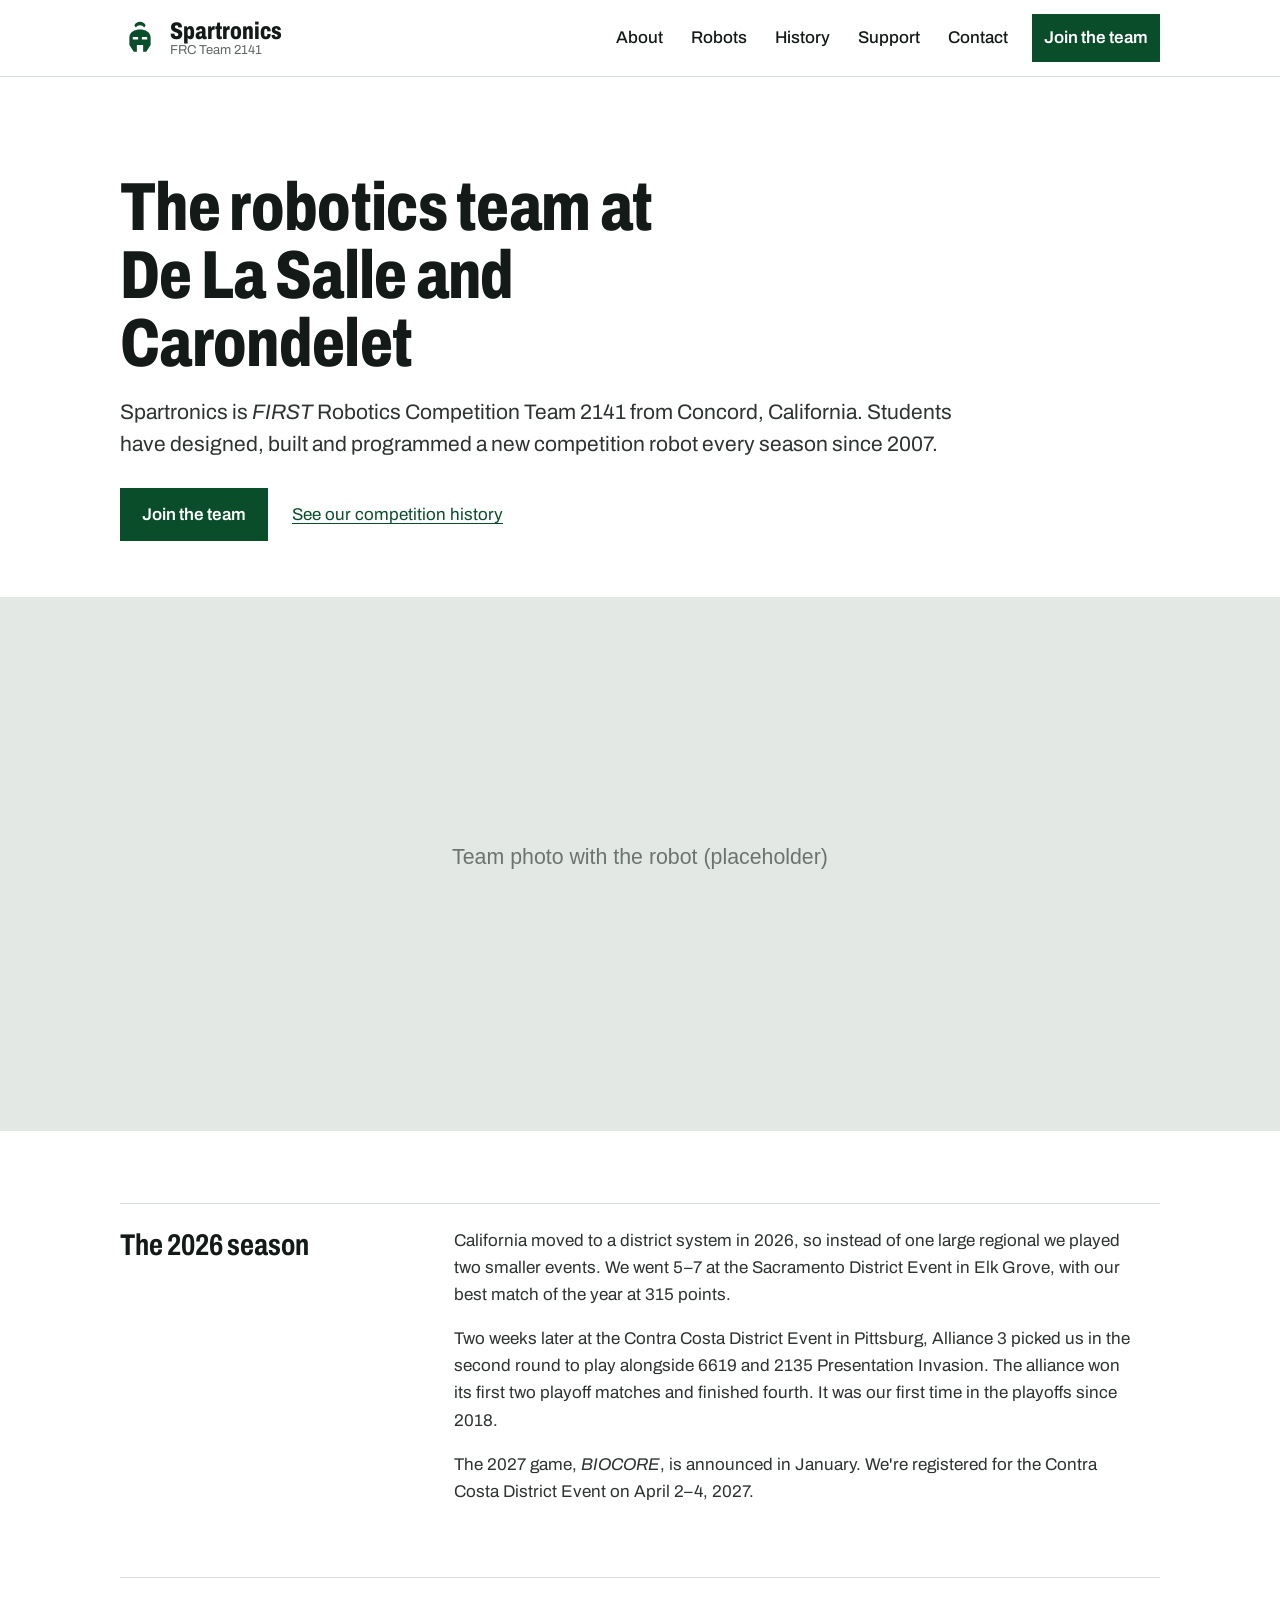
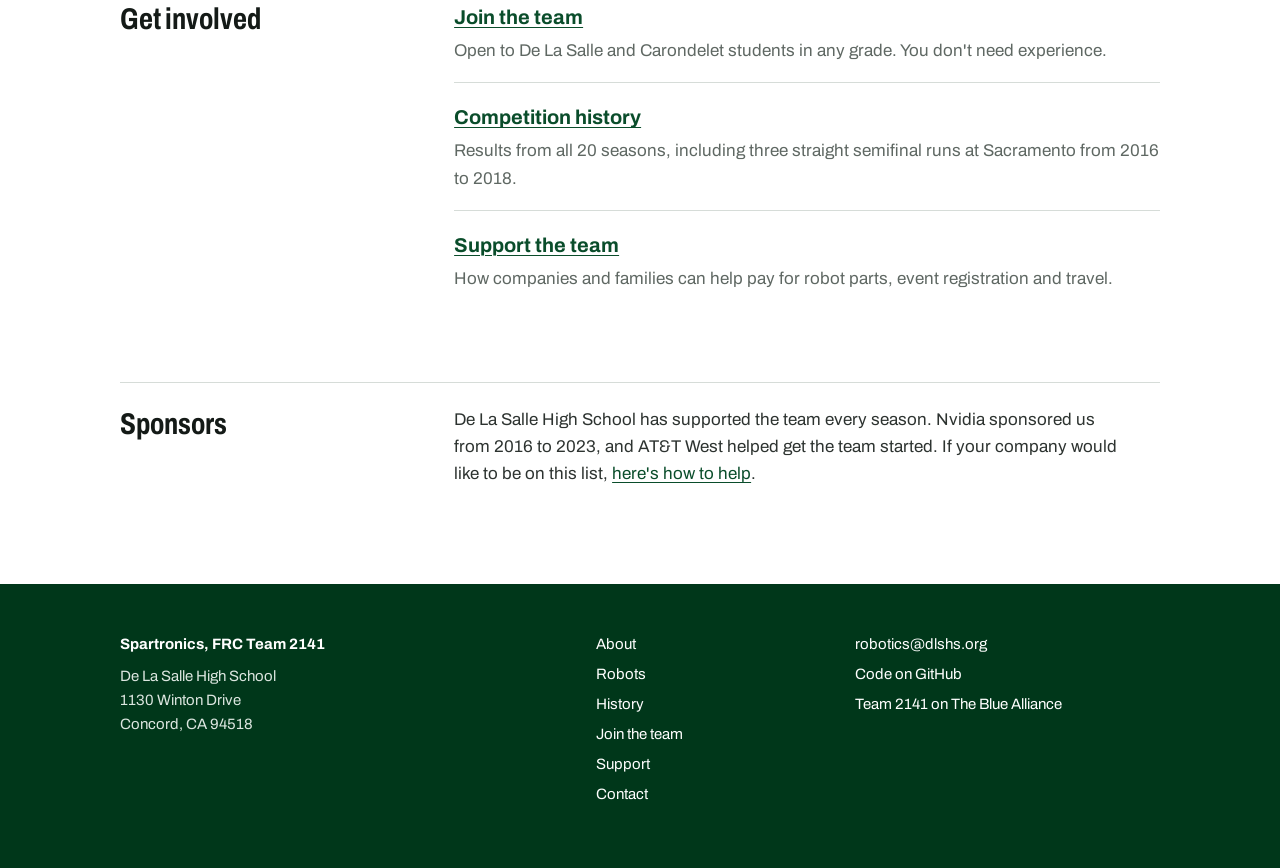
<file: index.html>
<!doctype html>
<html lang="en">
<head>
  <meta charset="utf-8">
  <meta name="viewport" content="width=device-width, initial-scale=1">
  <title>Spartronics, FRC Team 2141 | Concord, CA</title>
  <meta name="description" content="Spartronics is FRC Team 2141, the FIRST Robotics Competition team of De La Salle and Carondelet High Schools in Concord, California, competing since 2007.">
  <link rel="canonical" href="https://robotics-bice.vercel.app/">
  <meta property="og:type" content="website">
  <meta property="og:title" content="Spartronics, FRC Team 2141 | Concord, CA">
  <meta property="og:description" content="Spartronics is FRC Team 2141, the FIRST Robotics Competition team of De La Salle and Carondelet High Schools in Concord, California, competing since 2007.">
  <meta property="og:url" content="https://robotics-bice.vercel.app/">
  <meta property="og:image" content="https://robotics-bice.vercel.app/img/og.png">
  <meta name="twitter:card" content="summary_large_image">
  <meta name="theme-color" content="#0A4D2B">
  <link rel="icon" href="/favicon.svg" type="image/svg+xml">
  <link rel="icon" href="/favicon.png" sizes="32x32" type="image/png">
  <link rel="apple-touch-icon" href="/apple-touch-icon.png">
  <link rel="preconnect" href="https://fonts.googleapis.com">
  <link rel="preconnect" href="https://fonts.gstatic.com" crossorigin>
  <link rel="stylesheet" href="https://fonts.googleapis.com/css2?family=Archivo:wdth,wght@62..125,100..900&display=swap">
  <link rel="stylesheet" href="/styles.css">
  <script type="application/ld+json">{"@context": "https://schema.org", "@type": "SportsTeam", "name": "Spartronics (FRC Team 2141)", "sport": "FIRST Robotics Competition", "foundingDate": "2007", "url": "https://robotics-bice.vercel.app/", "location": {"@type": "Place", "name": "De La Salle High School, Concord, CA"}, "memberOf": {"@type": "Organization", "name": "FIRST", "url": "https://www.firstinspires.org/"}, "sameAs": ["https://github.com/2141-Spartonics", "https://www.thebluealliance.com/team/2141"]}</script>
</head>
<body>
<a class="skip" href="#main">Skip to content</a>
<header class="site-header">
  <div class="wrap header-inner">
    <a class="brand" href="/"><svg class="mark" viewBox="0 0 64 64" width="40" height="40" aria-hidden="true" focusable="false">
<path d="M23 12c3-8 15-8 18 0l-2.4 3.2c-3.4-4.6-9.8-4.6-13.2 0z" fill="currentColor"/>
<path d="M15 31c0-17 34-17 34 0v12l-7 11h-5V43h-10v11h-5l-7-11z" fill="currentColor"/>
<path d="M20.5 30.5h8.5v4h-8.5zM35 30.5h8.5v4H35z" fill="#fff"/></svg><span class="brand-text"><span class="brand-name">Spartronics</span><span class="brand-num">FRC Team 2141</span></span></a>
    <a class="header-join" href="/join/">Join</a>
    <nav aria-label="Main">
      <ul><li><a href="/about/">About</a></li><li><a href="/robots/">Robots</a></li><li><a href="/history/">History</a></li><li><a href="/support/">Support</a></li><li><a href="/contact/">Contact</a></li><li class="nav-join"><a href="/join/">Join the team</a></li></ul>
    </nav>
  </div>
</header>
<main id="main">

<section class="wrap intro">
  <h1>The robotics team at De La Salle and Carondelet</h1>
  <p class="lead">Spartronics is <i>FIRST</i> Robotics Competition Team 2141 from Concord, California. Students have designed, built and programmed a new competition robot every season since 2007.</p>
  <p class="actions"><a class="button" href="/join/">Join the team</a> <a href="/history/">See our competition history</a></p>
</section>

<figure class="photo photo-wide"><img src="/img/home-team.svg" width="2400" height="1000" alt="Spartronics students with their robot" loading="eager" decoding="async"></figure>

<section class="wrap split">
  <h2>The 2026 season</h2>
  <div class="prose">
    <p>California moved to a district system in 2026, so instead of one large regional we played two smaller events. We went 5–7 at the Sacramento District Event in Elk Grove, with our best match of the year at 315 points.</p>
    <p>Two weeks later at the Contra Costa District Event in Pittsburg, Alliance 3 picked us in the second round to play alongside 6619 and 2135 Presentation Invasion. The alliance won its first two playoff matches and finished fourth. It was our first time in the playoffs since 2018.</p>
    <p>The 2027 game, <i>BIOCORE</i>, is announced in January. We're registered for the Contra Costa District Event on April 2–4, 2027.</p>
  </div>
</section>

<section class="wrap split">
  <h2>Get involved</h2>
  <ul class="index">
    <li><a href="/join/">Join the team</a><p>Open to De La Salle and Carondelet students in any grade. You don't need experience.</p></li>
    <li><a href="/history/">Competition history</a><p>Results from all 20 seasons, including three straight semifinal runs at Sacramento from 2016 to 2018.</p></li>
    <li><a href="/support/">Support the team</a><p>How companies and families can help pay for robot parts, event registration and travel.</p></li>
  </ul>
</section>

<section class="wrap split">
  <h2>Sponsors</h2>
  <div class="prose">
    <p>De La Salle High School has supported the team every season. Nvidia sponsored us from 2016 to 2023, and AT&amp;T West helped get the team started. If your company would like to be on this list, <a href="/support/">here's how to help</a>.</p>
  </div>
</section>

</main>
<footer class="site-footer">
  <div class="wrap footer-inner">
    <div class="footer-about">
      <p class="footer-name">Spartronics, FRC Team 2141</p>
      <p>De La Salle High School<br>1130 Winton Drive<br>Concord, CA 94518</p>
    </div>
    <ul class="footer-links">
      <li><a href="/about/">About</a></li>
      <li><a href="/robots/">Robots</a></li>
      <li><a href="/history/">History</a></li>
      <li><a href="/join/">Join the team</a></li>
      <li><a href="/support/">Support</a></li>
      <li><a href="/contact/">Contact</a></li>
    </ul>
    <ul class="footer-links">
      <li><a href="mailto:robotics@dlshs.org">robotics@dlshs.org</a></li>
      <li><a href="https://github.com/2141-Spartonics">Code on GitHub</a></li>
      <li><a href="https://www.thebluealliance.com/team/2141">Team 2141 on The Blue Alliance</a></li>
    </ul>
  </div>
  <!-- TODO: add the school's giving / tax statement here once confirmed. -->
</footer>
</body>
</html>
</file>
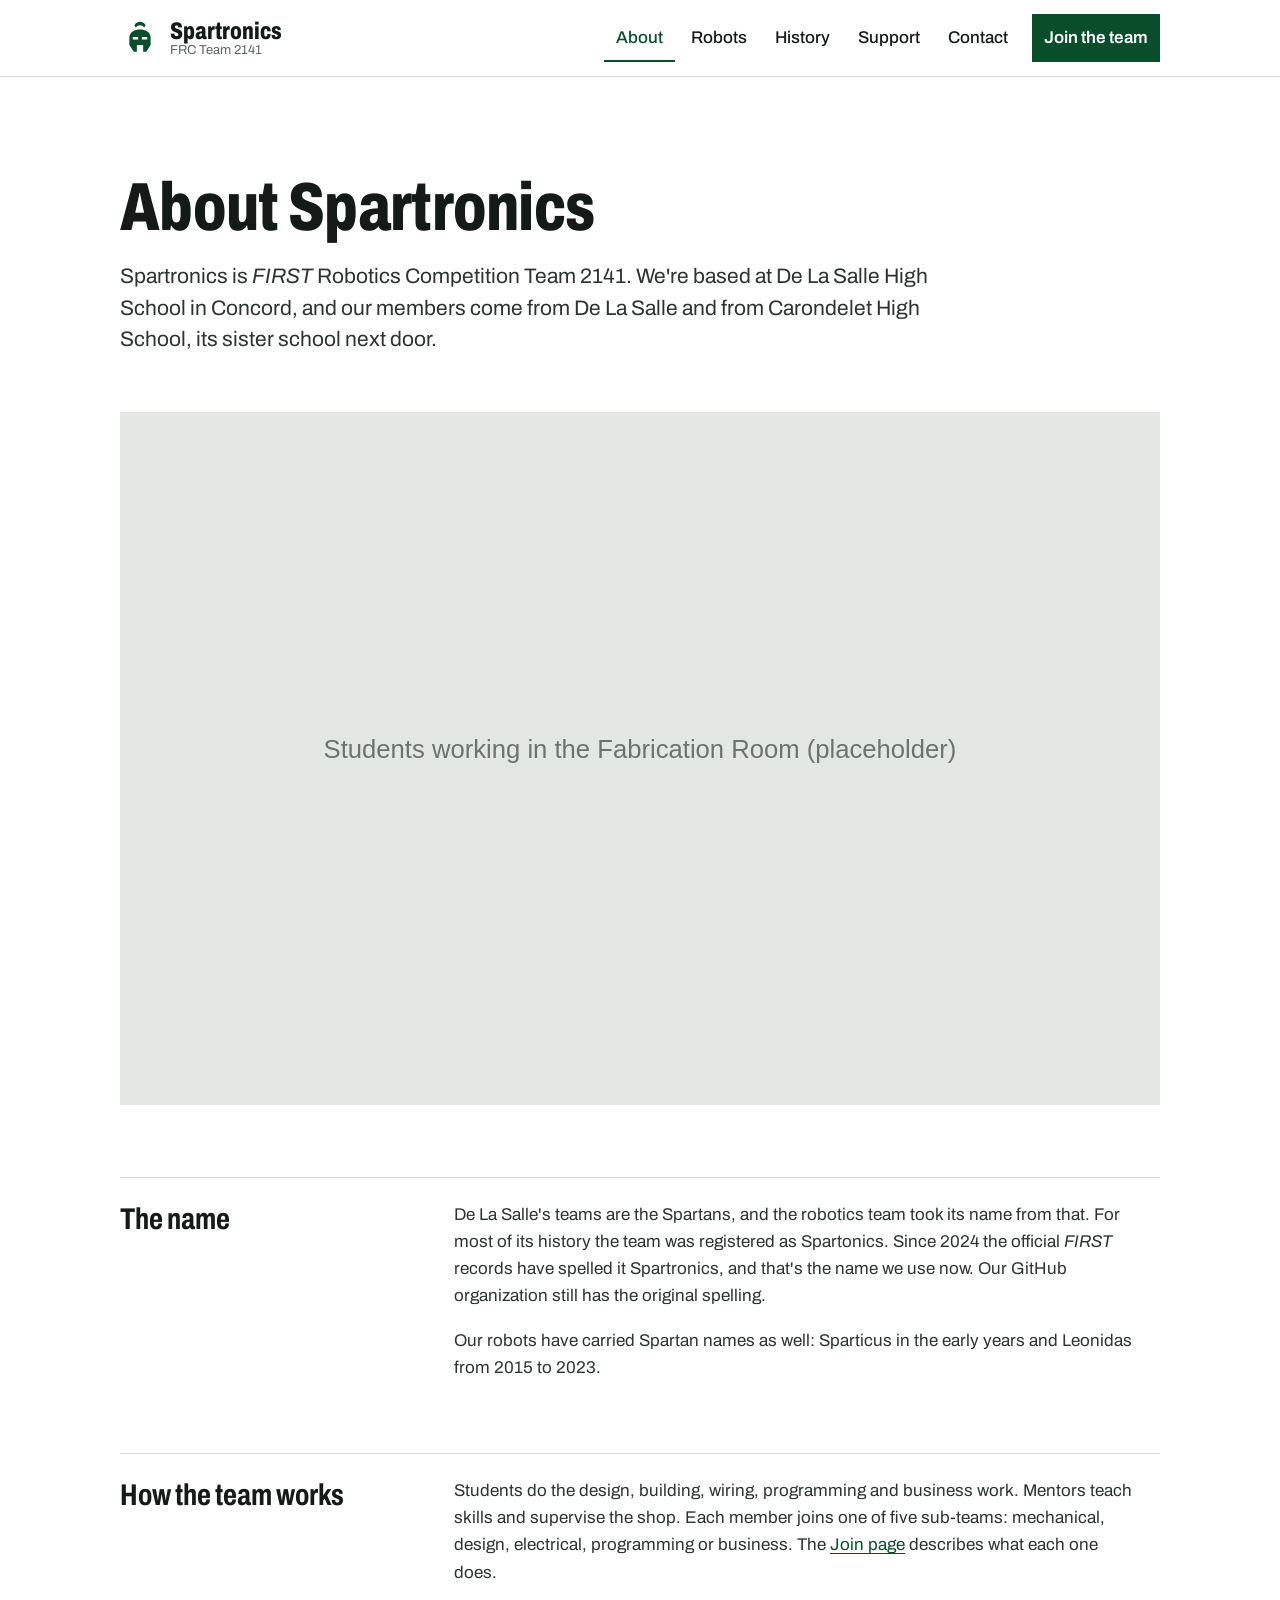
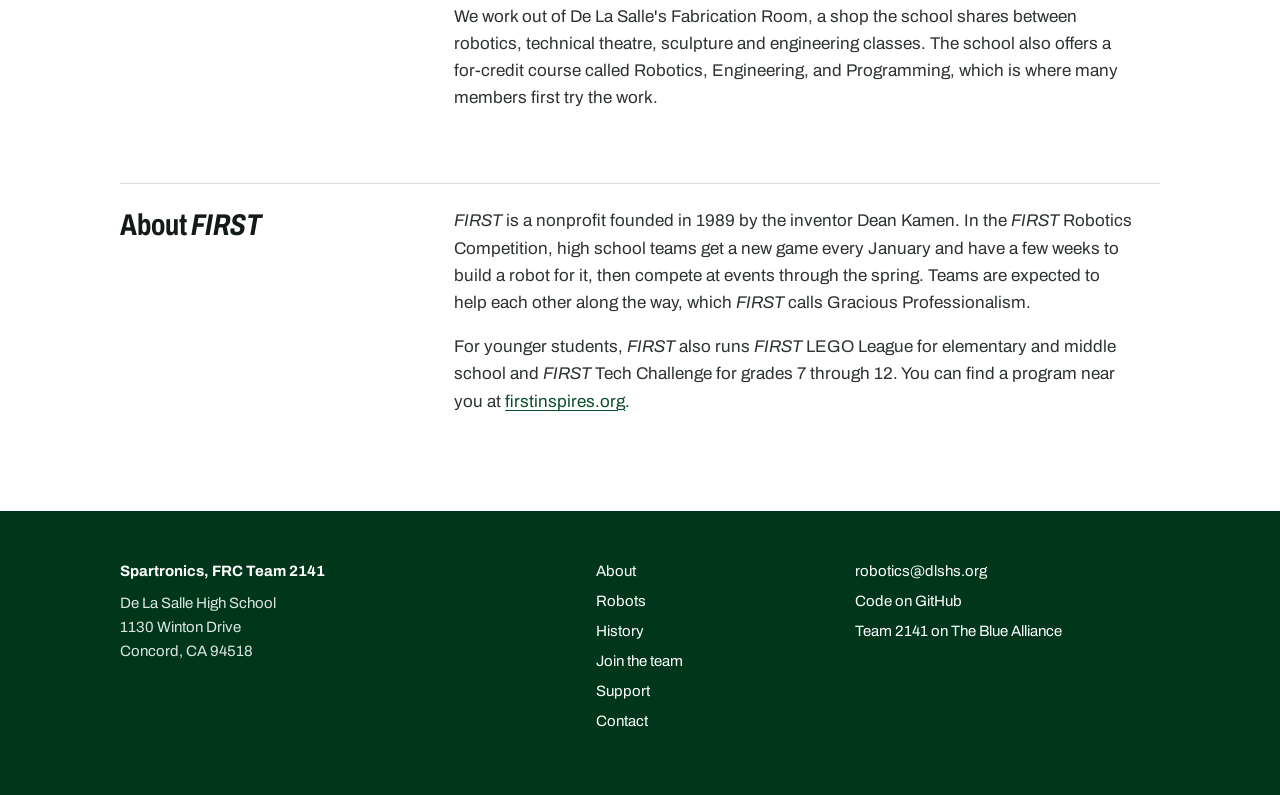
<file: about/index.html>
<!doctype html>
<html lang="en">
<head>
  <meta charset="utf-8">
  <meta name="viewport" content="width=device-width, initial-scale=1">
  <title>About | Spartronics, FRC Team 2141</title>
  <meta name="description" content="About Spartronics, FRC Team 2141 from De La Salle and Carondelet High Schools in Concord, CA: the team name, how the team is organized, and FIRST.">
  <link rel="canonical" href="https://robotics-bice.vercel.app/about/">
  <meta property="og:type" content="website">
  <meta property="og:title" content="About | Spartronics, FRC Team 2141">
  <meta property="og:description" content="About Spartronics, FRC Team 2141 from De La Salle and Carondelet High Schools in Concord, CA: the team name, how the team is organized, and FIRST.">
  <meta property="og:url" content="https://robotics-bice.vercel.app/about/">
  <meta property="og:image" content="https://robotics-bice.vercel.app/img/og.png">
  <meta name="twitter:card" content="summary_large_image">
  <meta name="theme-color" content="#0A4D2B">
  <link rel="icon" href="/favicon.svg" type="image/svg+xml">
  <link rel="icon" href="/favicon.png" sizes="32x32" type="image/png">
  <link rel="apple-touch-icon" href="/apple-touch-icon.png">
  <link rel="preconnect" href="https://fonts.googleapis.com">
  <link rel="preconnect" href="https://fonts.gstatic.com" crossorigin>
  <link rel="stylesheet" href="https://fonts.googleapis.com/css2?family=Archivo:wdth,wght@62..125,100..900&display=swap">
  <link rel="stylesheet" href="/styles.css">
</head>
<body>
<a class="skip" href="#main">Skip to content</a>
<header class="site-header">
  <div class="wrap header-inner">
    <a class="brand" href="/"><svg class="mark" viewBox="0 0 64 64" width="40" height="40" aria-hidden="true" focusable="false">
<path d="M23 12c3-8 15-8 18 0l-2.4 3.2c-3.4-4.6-9.8-4.6-13.2 0z" fill="currentColor"/>
<path d="M15 31c0-17 34-17 34 0v12l-7 11h-5V43h-10v11h-5l-7-11z" fill="currentColor"/>
<path d="M20.5 30.5h8.5v4h-8.5zM35 30.5h8.5v4H35z" fill="#fff"/></svg><span class="brand-text"><span class="brand-name">Spartronics</span><span class="brand-num">FRC Team 2141</span></span></a>
    <a class="header-join" href="/join/">Join</a>
    <nav aria-label="Main">
      <ul><li><a href="/about/" aria-current="page">About</a></li><li><a href="/robots/">Robots</a></li><li><a href="/history/">History</a></li><li><a href="/support/">Support</a></li><li><a href="/contact/">Contact</a></li><li class="nav-join"><a href="/join/">Join the team</a></li></ul>
    </nav>
  </div>
</header>
<main id="main">

<section class="wrap intro">
  <h1>About Spartronics</h1>
  <p class="lead">Spartronics is <i>FIRST</i> Robotics Competition Team 2141. We're based at De La Salle High School in Concord, and our members come from De La Salle and from Carondelet High School, its sister school next door.</p>
</section>

<figure class="photo photo-inset"><img src="/img/about-shop.svg" width="1500" height="1000" alt="Students working on the robot in the De La Salle Fabrication Room" loading="lazy" decoding="async"></figure>

<section class="wrap split">
  <h2>The name</h2>
  <div class="prose">
    <p>De La Salle's teams are the Spartans, and the robotics team took its name from that. For most of its history the team was registered as Spartonics. Since 2024 the official <i>FIRST</i> records have spelled it Spartronics, and that's the name we use now. Our GitHub organization still has the original spelling.</p>
    <p>Our robots have carried Spartan names as well: Sparticus in the early years and Leonidas from 2015 to 2023.</p>
  </div>
</section>

<section class="wrap split">
  <h2>How the team works</h2>
  <div class="prose">
    <p>Students do the design, building, wiring, programming and business work. Mentors teach skills and supervise the shop. Each member joins one of five sub-teams: mechanical, design, electrical, programming or business. The <a href="/join/#subteams">Join page</a> describes what each one does.</p>
    <p>We work out of De La Salle's Fabrication Room, a shop the school shares between robotics, technical theatre, sculpture and engineering classes. The school also offers a for-credit course called Robotics, Engineering, and Programming, which is where many members first try the work.</p>
  </div>
</section>

<!-- TODO: add the roster when it's ready. Students: first name and last initial only. Example:
<section class="wrap split">
  <h2>2026–27 team</h2>
  <dl class="roster">
    <div><dt>Captain</dt><dd>First L.</dd></div>
    <div><dt>Mechanical lead</dt><dd>First L.</dd></div>
    <div><dt>Head coach</dt><dd>Full Name</dd></div>
  </dl>
</section>
-->

<section class="wrap split">
  <h2>About <i>FIRST</i></h2>
  <div class="prose">
    <p><i>FIRST</i> is a nonprofit founded in 1989 by the inventor Dean Kamen. In the <i>FIRST</i> Robotics Competition, high school teams get a new game every January and have a few weeks to build a robot for it, then compete at events through the spring. Teams are expected to help each other along the way, which <i>FIRST</i> calls Gracious Professionalism.</p>
    <p>For younger students, <i>FIRST</i> also runs <i>FIRST</i> LEGO League for elementary and middle school and <i>FIRST</i> Tech Challenge for grades 7 through 12. You can find a program near you at <a href="https://www.firstinspires.org/">firstinspires.org</a>.</p>
  </div>
</section>

</main>
<footer class="site-footer">
  <div class="wrap footer-inner">
    <div class="footer-about">
      <p class="footer-name">Spartronics, FRC Team 2141</p>
      <p>De La Salle High School<br>1130 Winton Drive<br>Concord, CA 94518</p>
    </div>
    <ul class="footer-links">
      <li><a href="/about/">About</a></li>
      <li><a href="/robots/">Robots</a></li>
      <li><a href="/history/">History</a></li>
      <li><a href="/join/">Join the team</a></li>
      <li><a href="/support/">Support</a></li>
      <li><a href="/contact/">Contact</a></li>
    </ul>
    <ul class="footer-links">
      <li><a href="mailto:robotics@dlshs.org">robotics@dlshs.org</a></li>
      <li><a href="https://github.com/2141-Spartonics">Code on GitHub</a></li>
      <li><a href="https://www.thebluealliance.com/team/2141">Team 2141 on The Blue Alliance</a></li>
    </ul>
  </div>
  <!-- TODO: add the school's giving / tax statement here once confirmed. -->
</footer>
</body>
</html>
</file>
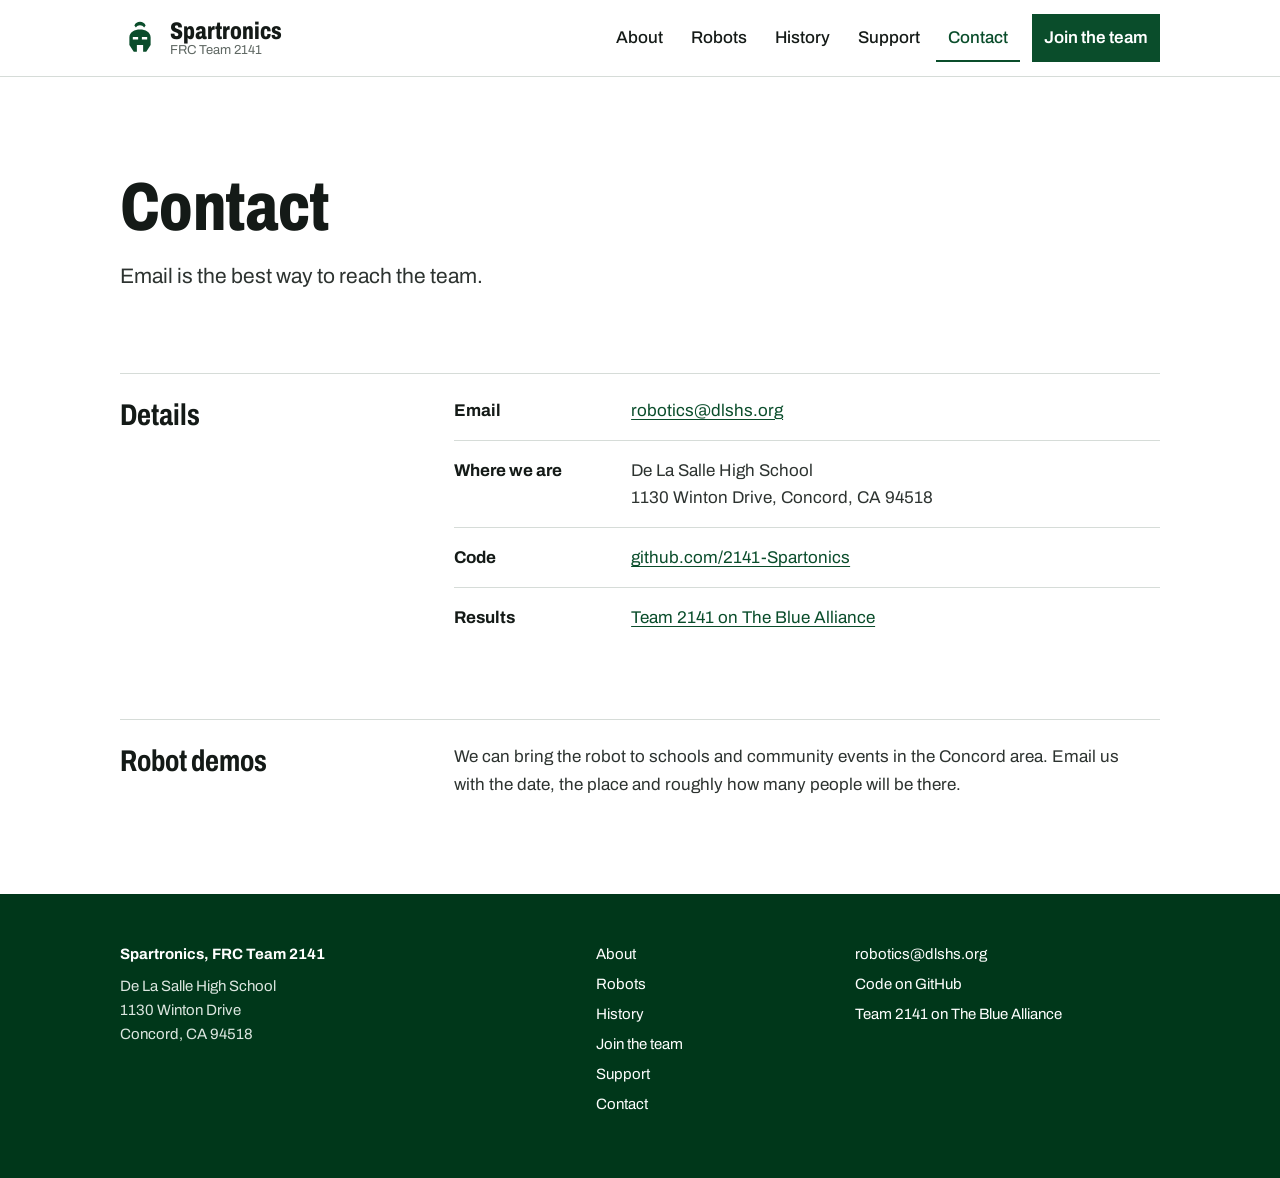
<file: contact/index.html>
<!doctype html>
<html lang="en">
<head>
  <meta charset="utf-8">
  <meta name="viewport" content="width=device-width, initial-scale=1">
  <title>Contact | Spartronics, FRC Team 2141</title>
  <meta name="description" content="Contact Spartronics, FRC Team 2141 at De La Salle High School, 1130 Winton Drive, Concord, CA, about joining, sponsorship or robot demos.">
  <link rel="canonical" href="https://robotics-bice.vercel.app/contact/">
  <meta property="og:type" content="website">
  <meta property="og:title" content="Contact | Spartronics, FRC Team 2141">
  <meta property="og:description" content="Contact Spartronics, FRC Team 2141 at De La Salle High School, 1130 Winton Drive, Concord, CA, about joining, sponsorship or robot demos.">
  <meta property="og:url" content="https://robotics-bice.vercel.app/contact/">
  <meta property="og:image" content="https://robotics-bice.vercel.app/img/og.png">
  <meta name="twitter:card" content="summary_large_image">
  <meta name="theme-color" content="#0A4D2B">
  <link rel="icon" href="/favicon.svg" type="image/svg+xml">
  <link rel="icon" href="/favicon.png" sizes="32x32" type="image/png">
  <link rel="apple-touch-icon" href="/apple-touch-icon.png">
  <link rel="preconnect" href="https://fonts.googleapis.com">
  <link rel="preconnect" href="https://fonts.gstatic.com" crossorigin>
  <link rel="stylesheet" href="https://fonts.googleapis.com/css2?family=Archivo:wdth,wght@62..125,100..900&display=swap">
  <link rel="stylesheet" href="/styles.css">
</head>
<body>
<a class="skip" href="#main">Skip to content</a>
<header class="site-header">
  <div class="wrap header-inner">
    <a class="brand" href="/"><svg class="mark" viewBox="0 0 64 64" width="40" height="40" aria-hidden="true" focusable="false">
<path d="M23 12c3-8 15-8 18 0l-2.4 3.2c-3.4-4.6-9.8-4.6-13.2 0z" fill="currentColor"/>
<path d="M15 31c0-17 34-17 34 0v12l-7 11h-5V43h-10v11h-5l-7-11z" fill="currentColor"/>
<path d="M20.5 30.5h8.5v4h-8.5zM35 30.5h8.5v4H35z" fill="#fff"/></svg><span class="brand-text"><span class="brand-name">Spartronics</span><span class="brand-num">FRC Team 2141</span></span></a>
    <a class="header-join" href="/join/">Join</a>
    <nav aria-label="Main">
      <ul><li><a href="/about/">About</a></li><li><a href="/robots/">Robots</a></li><li><a href="/history/">History</a></li><li><a href="/support/">Support</a></li><li><a href="/contact/" aria-current="page">Contact</a></li><li class="nav-join"><a href="/join/">Join the team</a></li></ul>
    </nav>
  </div>
</header>
<main id="main">

<section class="wrap intro">
  <h1>Contact</h1>
  <p class="lead">Email is the best way to reach the team.</p>
</section>

<section class="wrap split">
  <h2>Details</h2>
  <dl class="details">
    <div><dt>Email</dt><dd><a href="mailto:robotics@dlshs.org">robotics@dlshs.org</a></dd></div>
    <div><dt>Where we are</dt><dd>De La Salle High School<br>1130 Winton Drive, Concord, CA 94518</dd></div>
    <div><dt>Code</dt><dd><a href="https://github.com/2141-Spartonics">github.com/2141-Spartonics</a></dd></div>
    <div><dt>Results</dt><dd><a href="https://www.thebluealliance.com/team/2141">Team 2141 on The Blue Alliance</a></dd></div>
  </dl>
</section>

<section class="wrap split">
  <h2>Robot demos</h2>
  <div class="prose">
    <p>We can bring the robot to schools and community events in the Concord area. Email us with the date, the place and roughly how many people will be there.</p>
  </div>
</section>

</main>
<footer class="site-footer">
  <div class="wrap footer-inner">
    <div class="footer-about">
      <p class="footer-name">Spartronics, FRC Team 2141</p>
      <p>De La Salle High School<br>1130 Winton Drive<br>Concord, CA 94518</p>
    </div>
    <ul class="footer-links">
      <li><a href="/about/">About</a></li>
      <li><a href="/robots/">Robots</a></li>
      <li><a href="/history/">History</a></li>
      <li><a href="/join/">Join the team</a></li>
      <li><a href="/support/">Support</a></li>
      <li><a href="/contact/">Contact</a></li>
    </ul>
    <ul class="footer-links">
      <li><a href="mailto:robotics@dlshs.org">robotics@dlshs.org</a></li>
      <li><a href="https://github.com/2141-Spartonics">Code on GitHub</a></li>
      <li><a href="https://www.thebluealliance.com/team/2141">Team 2141 on The Blue Alliance</a></li>
    </ul>
  </div>
  <!-- TODO: add the school's giving / tax statement here once confirmed. -->
</footer>
</body>
</html>
</file>
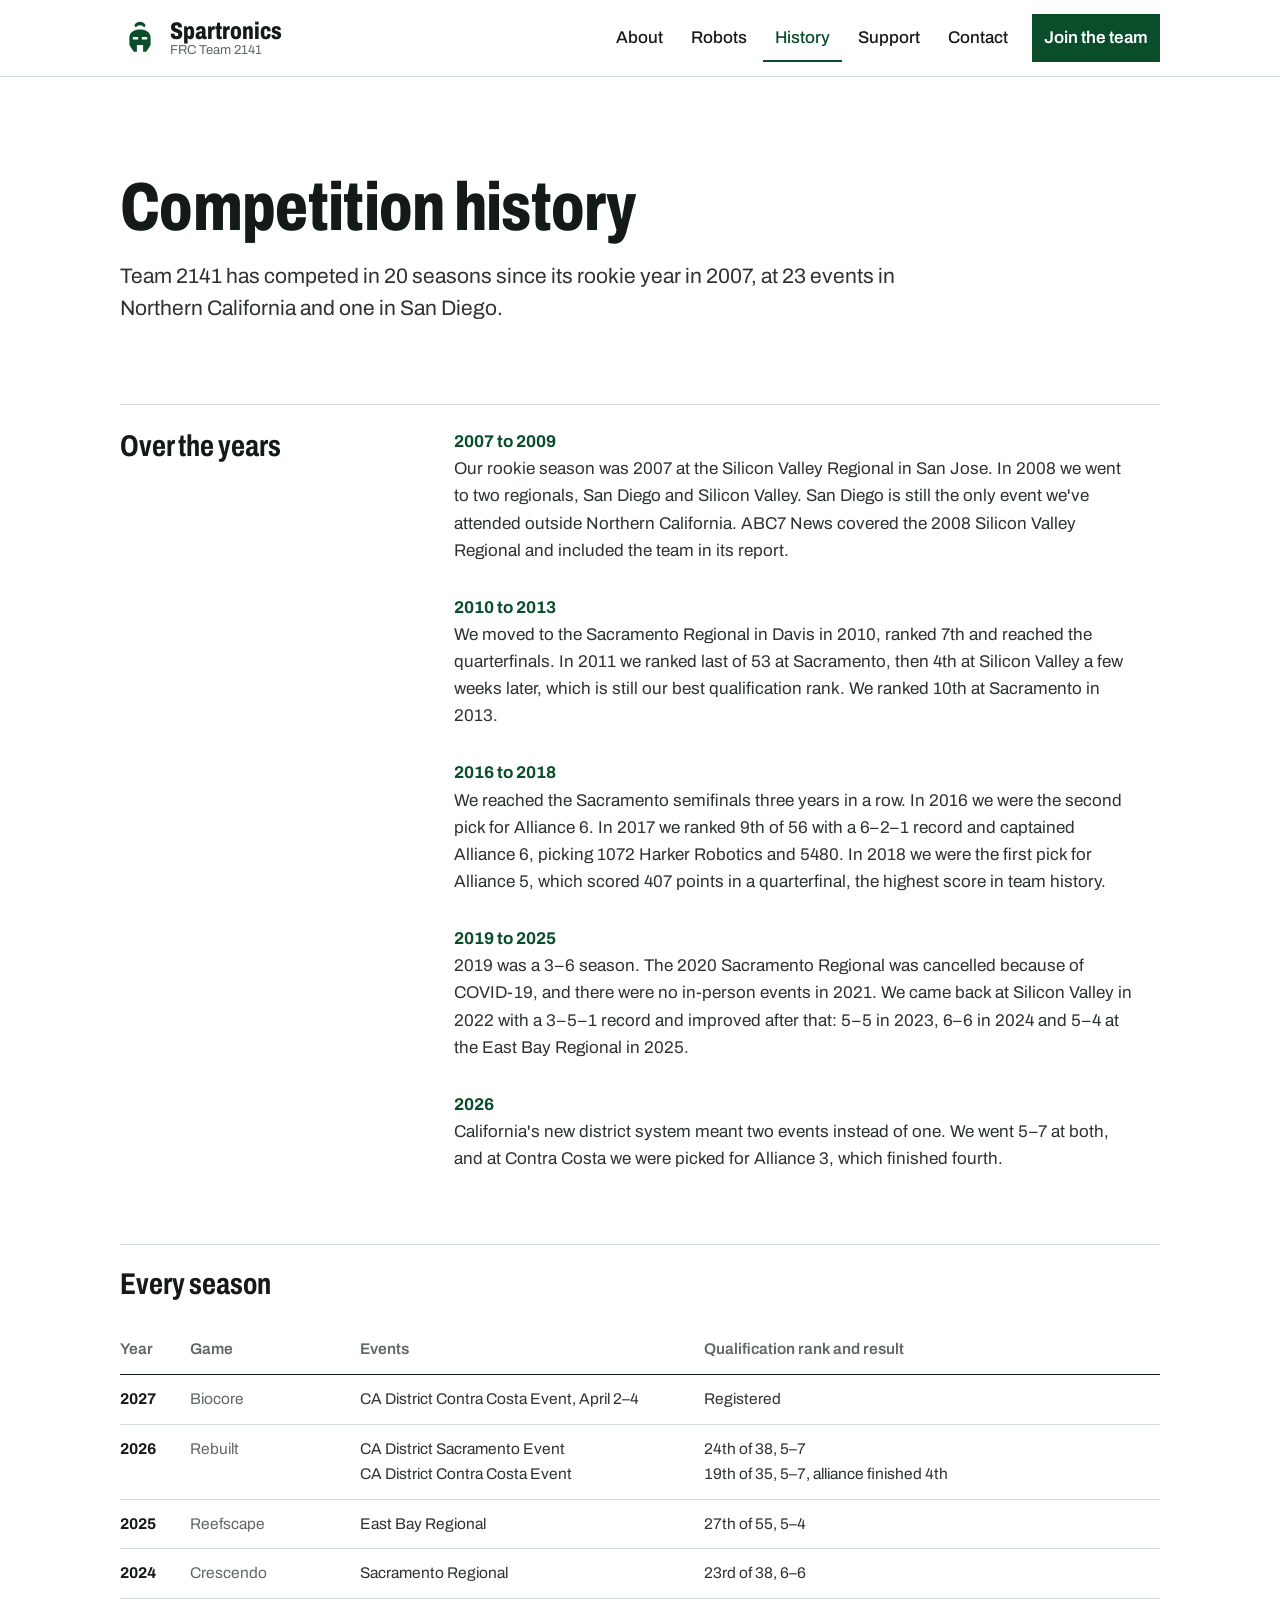
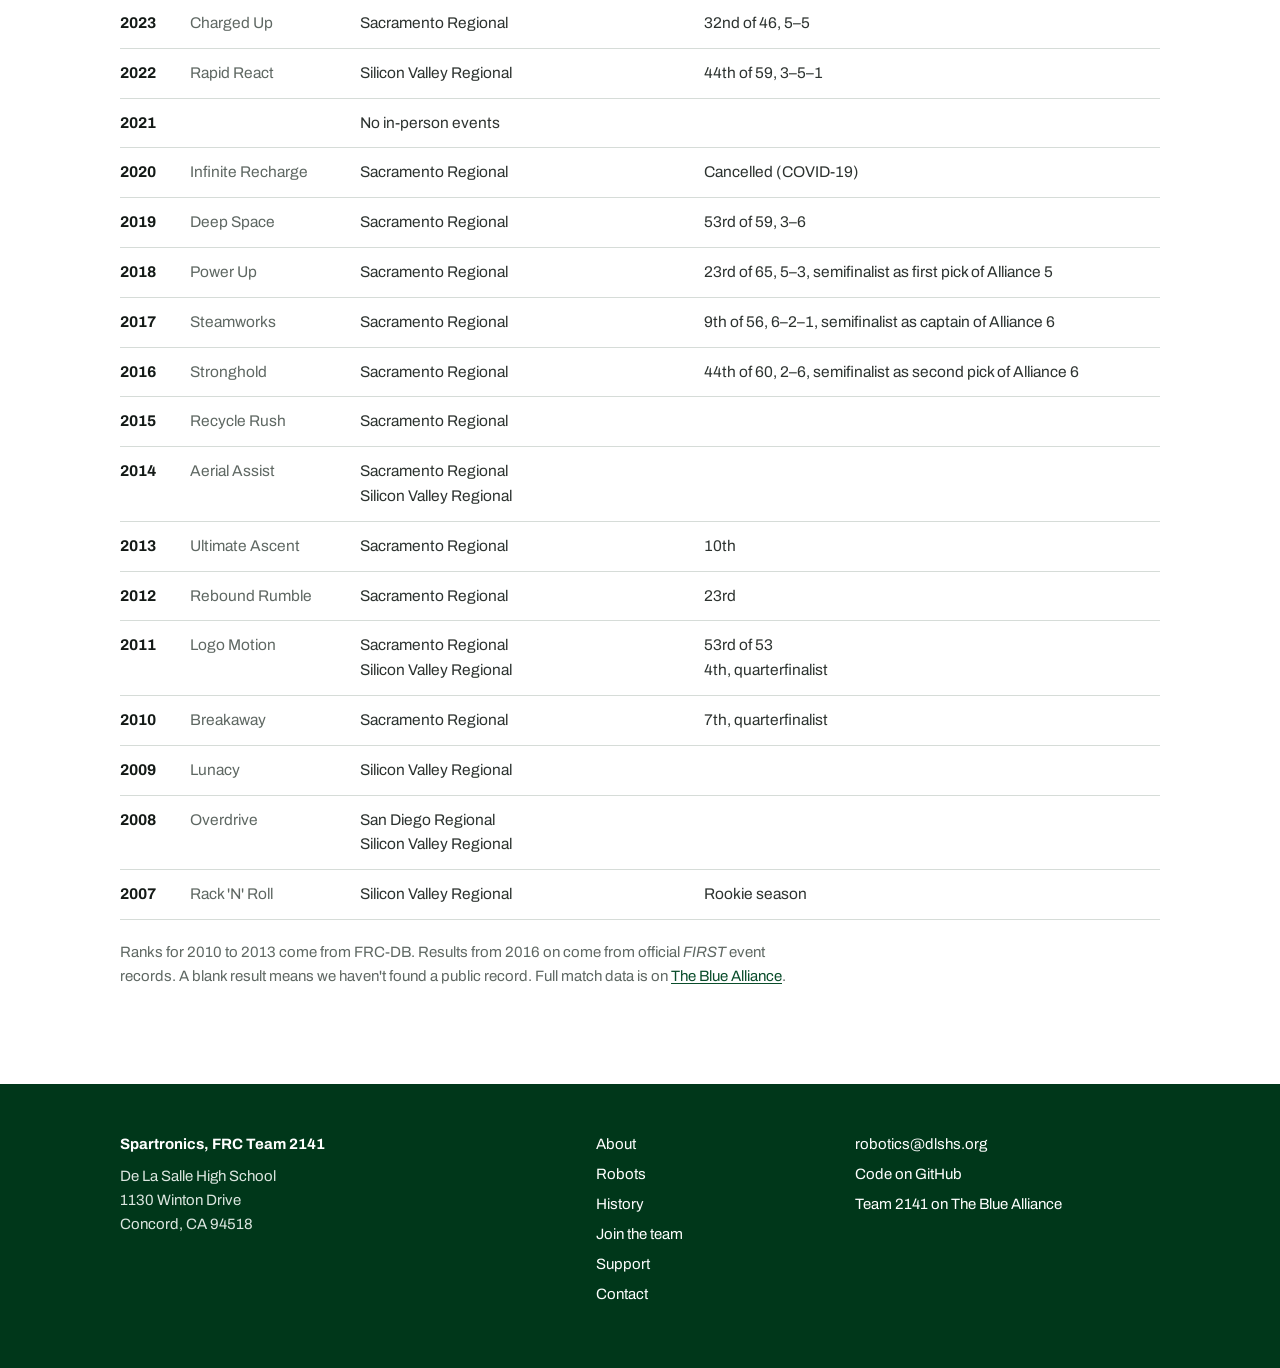
<file: history/index.html>
<!doctype html>
<html lang="en">
<head>
  <meta charset="utf-8">
  <meta name="viewport" content="width=device-width, initial-scale=1">
  <title>Competition history | Spartronics, FRC Team 2141</title>
  <meta name="description" content="Season-by-season competition results for Spartronics, FRC Team 2141, from the 2007 rookie season to the 2026 California district events.">
  <link rel="canonical" href="https://robotics-bice.vercel.app/history/">
  <meta property="og:type" content="website">
  <meta property="og:title" content="Competition history | Spartronics, FRC Team 2141">
  <meta property="og:description" content="Season-by-season competition results for Spartronics, FRC Team 2141, from the 2007 rookie season to the 2026 California district events.">
  <meta property="og:url" content="https://robotics-bice.vercel.app/history/">
  <meta property="og:image" content="https://robotics-bice.vercel.app/img/og.png">
  <meta name="twitter:card" content="summary_large_image">
  <meta name="theme-color" content="#0A4D2B">
  <link rel="icon" href="/favicon.svg" type="image/svg+xml">
  <link rel="icon" href="/favicon.png" sizes="32x32" type="image/png">
  <link rel="apple-touch-icon" href="/apple-touch-icon.png">
  <link rel="preconnect" href="https://fonts.googleapis.com">
  <link rel="preconnect" href="https://fonts.gstatic.com" crossorigin>
  <link rel="stylesheet" href="https://fonts.googleapis.com/css2?family=Archivo:wdth,wght@62..125,100..900&display=swap">
  <link rel="stylesheet" href="/styles.css">
</head>
<body>
<a class="skip" href="#main">Skip to content</a>
<header class="site-header">
  <div class="wrap header-inner">
    <a class="brand" href="/"><svg class="mark" viewBox="0 0 64 64" width="40" height="40" aria-hidden="true" focusable="false">
<path d="M23 12c3-8 15-8 18 0l-2.4 3.2c-3.4-4.6-9.8-4.6-13.2 0z" fill="currentColor"/>
<path d="M15 31c0-17 34-17 34 0v12l-7 11h-5V43h-10v11h-5l-7-11z" fill="currentColor"/>
<path d="M20.5 30.5h8.5v4h-8.5zM35 30.5h8.5v4H35z" fill="#fff"/></svg><span class="brand-text"><span class="brand-name">Spartronics</span><span class="brand-num">FRC Team 2141</span></span></a>
    <a class="header-join" href="/join/">Join</a>
    <nav aria-label="Main">
      <ul><li><a href="/about/">About</a></li><li><a href="/robots/">Robots</a></li><li><a href="/history/" aria-current="page">History</a></li><li><a href="/support/">Support</a></li><li><a href="/contact/">Contact</a></li><li class="nav-join"><a href="/join/">Join the team</a></li></ul>
    </nav>
  </div>
</header>
<main id="main">

<section class="wrap intro">
  <h1>Competition history</h1>
  <p class="lead">Team 2141 has competed in 20 seasons since its rookie year in 2007, at 23 events in Northern California and one in San Diego.</p>
</section>

<section class="wrap split">
  <h2>Over the years</h2>
  <div class="prose eras">
    <h3>2007 to 2009</h3>
    <p>Our rookie season was 2007 at the Silicon Valley Regional in San Jose. In 2008 we went to two regionals, San Diego and Silicon Valley. San Diego is still the only event we've attended outside Northern California. ABC7 News covered the 2008 Silicon Valley Regional and included the team in its report.</p>
    <h3>2010 to 2013</h3>
    <p>We moved to the Sacramento Regional in Davis in 2010, ranked 7th and reached the quarterfinals. In 2011 we ranked last of 53 at Sacramento, then 4th at Silicon Valley a few weeks later, which is still our best qualification rank. We ranked 10th at Sacramento in 2013.</p>
    <h3>2016 to 2018</h3>
    <p>We reached the Sacramento semifinals three years in a row. In 2016 we were the second pick for Alliance 6. In 2017 we ranked 9th of 56 with a 6–2–1 record and captained Alliance 6, picking 1072 Harker Robotics and 5480. In 2018 we were the first pick for Alliance 5, which scored 407 points in a quarterfinal, the highest score in team history.</p>
    <h3>2019 to 2025</h3>
    <p>2019 was a 3–6 season. The 2020 Sacramento Regional was cancelled because of COVID-19, and there were no in-person events in 2021. We came back at Silicon Valley in 2022 with a 3–5–1 record and improved after that: 5–5 in 2023, 6–6 in 2024 and 5–4 at the East Bay Regional in 2025.</p>
    <h3>2026</h3>
    <p>California's new district system meant two events instead of one. We went 5–7 at both, and at Contra Costa we were picked for Alliance 3, which finished fourth.</p>
  </div>
</section>

<section class="wrap block">
  <h2>Every season</h2>
  <table class="seasons">
    <thead><tr><th scope="col">Year</th><th scope="col">Game</th><th scope="col">Events</th><th scope="col">Qualification rank and result</th></tr></thead>
    <tbody>
      <tr><th scope="row">2027</th><td class="t-game">Biocore</td><td>CA District Contra Costa Event, April 2–4</td><td>Registered</td></tr>
      <tr><th scope="row">2026</th><td class="t-game">Rebuilt</td><td>CA District Sacramento Event<br>CA District Contra Costa Event</td><td>24th of 38, 5–7<br>19th of 35, 5–7, alliance finished 4th</td></tr>
      <tr><th scope="row">2025</th><td class="t-game">Reefscape</td><td>East Bay Regional</td><td>27th of 55, 5–4</td></tr>
      <tr><th scope="row">2024</th><td class="t-game">Crescendo</td><td>Sacramento Regional</td><td>23rd of 38, 6–6</td></tr>
      <tr><th scope="row">2023</th><td class="t-game">Charged Up</td><td>Sacramento Regional</td><td>32nd of 46, 5–5</td></tr>
      <tr><th scope="row">2022</th><td class="t-game">Rapid React</td><td>Silicon Valley Regional</td><td>44th of 59, 3–5–1</td></tr>
      <tr><th scope="row">2021</th><td class="t-game"></td><td>No in-person events</td><td></td></tr>
      <tr><th scope="row">2020</th><td class="t-game">Infinite Recharge</td><td>Sacramento Regional</td><td>Cancelled (COVID-19)</td></tr>
      <tr><th scope="row">2019</th><td class="t-game">Deep Space</td><td>Sacramento Regional</td><td>53rd of 59, 3–6</td></tr>
      <tr><th scope="row">2018</th><td class="t-game">Power Up</td><td>Sacramento Regional</td><td>23rd of 65, 5–3, semifinalist as first pick of Alliance 5</td></tr>
      <tr><th scope="row">2017</th><td class="t-game">Steamworks</td><td>Sacramento Regional</td><td>9th of 56, 6–2–1, semifinalist as captain of Alliance 6</td></tr>
      <tr><th scope="row">2016</th><td class="t-game">Stronghold</td><td>Sacramento Regional</td><td>44th of 60, 2–6, semifinalist as second pick of Alliance 6</td></tr>
      <tr><th scope="row">2015</th><td class="t-game">Recycle Rush</td><td>Sacramento Regional</td><td></td></tr>
      <tr><th scope="row">2014</th><td class="t-game">Aerial Assist</td><td>Sacramento Regional<br>Silicon Valley Regional</td><td></td></tr>
      <tr><th scope="row">2013</th><td class="t-game">Ultimate Ascent</td><td>Sacramento Regional</td><td>10th</td></tr>
      <tr><th scope="row">2012</th><td class="t-game">Rebound Rumble</td><td>Sacramento Regional</td><td>23rd</td></tr>
      <tr><th scope="row">2011</th><td class="t-game">Logo Motion</td><td>Sacramento Regional<br>Silicon Valley Regional</td><td>53rd of 53<br>4th, quarterfinalist</td></tr>
      <tr><th scope="row">2010</th><td class="t-game">Breakaway</td><td>Sacramento Regional</td><td>7th, quarterfinalist</td></tr>
      <tr><th scope="row">2009</th><td class="t-game">Lunacy</td><td>Silicon Valley Regional</td><td></td></tr>
      <tr><th scope="row">2008</th><td class="t-game">Overdrive</td><td>San Diego Regional<br>Silicon Valley Regional</td><td></td></tr>
      <tr><th scope="row">2007</th><td class="t-game">Rack 'N' Roll</td><td>Silicon Valley Regional</td><td>Rookie season</td></tr>
    </tbody>
  </table>
  <p class="note">Ranks for 2010 to 2013 come from FRC-DB. Results from 2016 on come from official <i>FIRST</i> event records. A blank result means we haven't found a public record. Full match data is on <a href="https://www.thebluealliance.com/team/2141/history">The Blue Alliance</a>.</p>
</section>

</main>
<footer class="site-footer">
  <div class="wrap footer-inner">
    <div class="footer-about">
      <p class="footer-name">Spartronics, FRC Team 2141</p>
      <p>De La Salle High School<br>1130 Winton Drive<br>Concord, CA 94518</p>
    </div>
    <ul class="footer-links">
      <li><a href="/about/">About</a></li>
      <li><a href="/robots/">Robots</a></li>
      <li><a href="/history/">History</a></li>
      <li><a href="/join/">Join the team</a></li>
      <li><a href="/support/">Support</a></li>
      <li><a href="/contact/">Contact</a></li>
    </ul>
    <ul class="footer-links">
      <li><a href="mailto:robotics@dlshs.org">robotics@dlshs.org</a></li>
      <li><a href="https://github.com/2141-Spartonics">Code on GitHub</a></li>
      <li><a href="https://www.thebluealliance.com/team/2141">Team 2141 on The Blue Alliance</a></li>
    </ul>
  </div>
  <!-- TODO: add the school's giving / tax statement here once confirmed. -->
</footer>
</body>
</html>
</file>
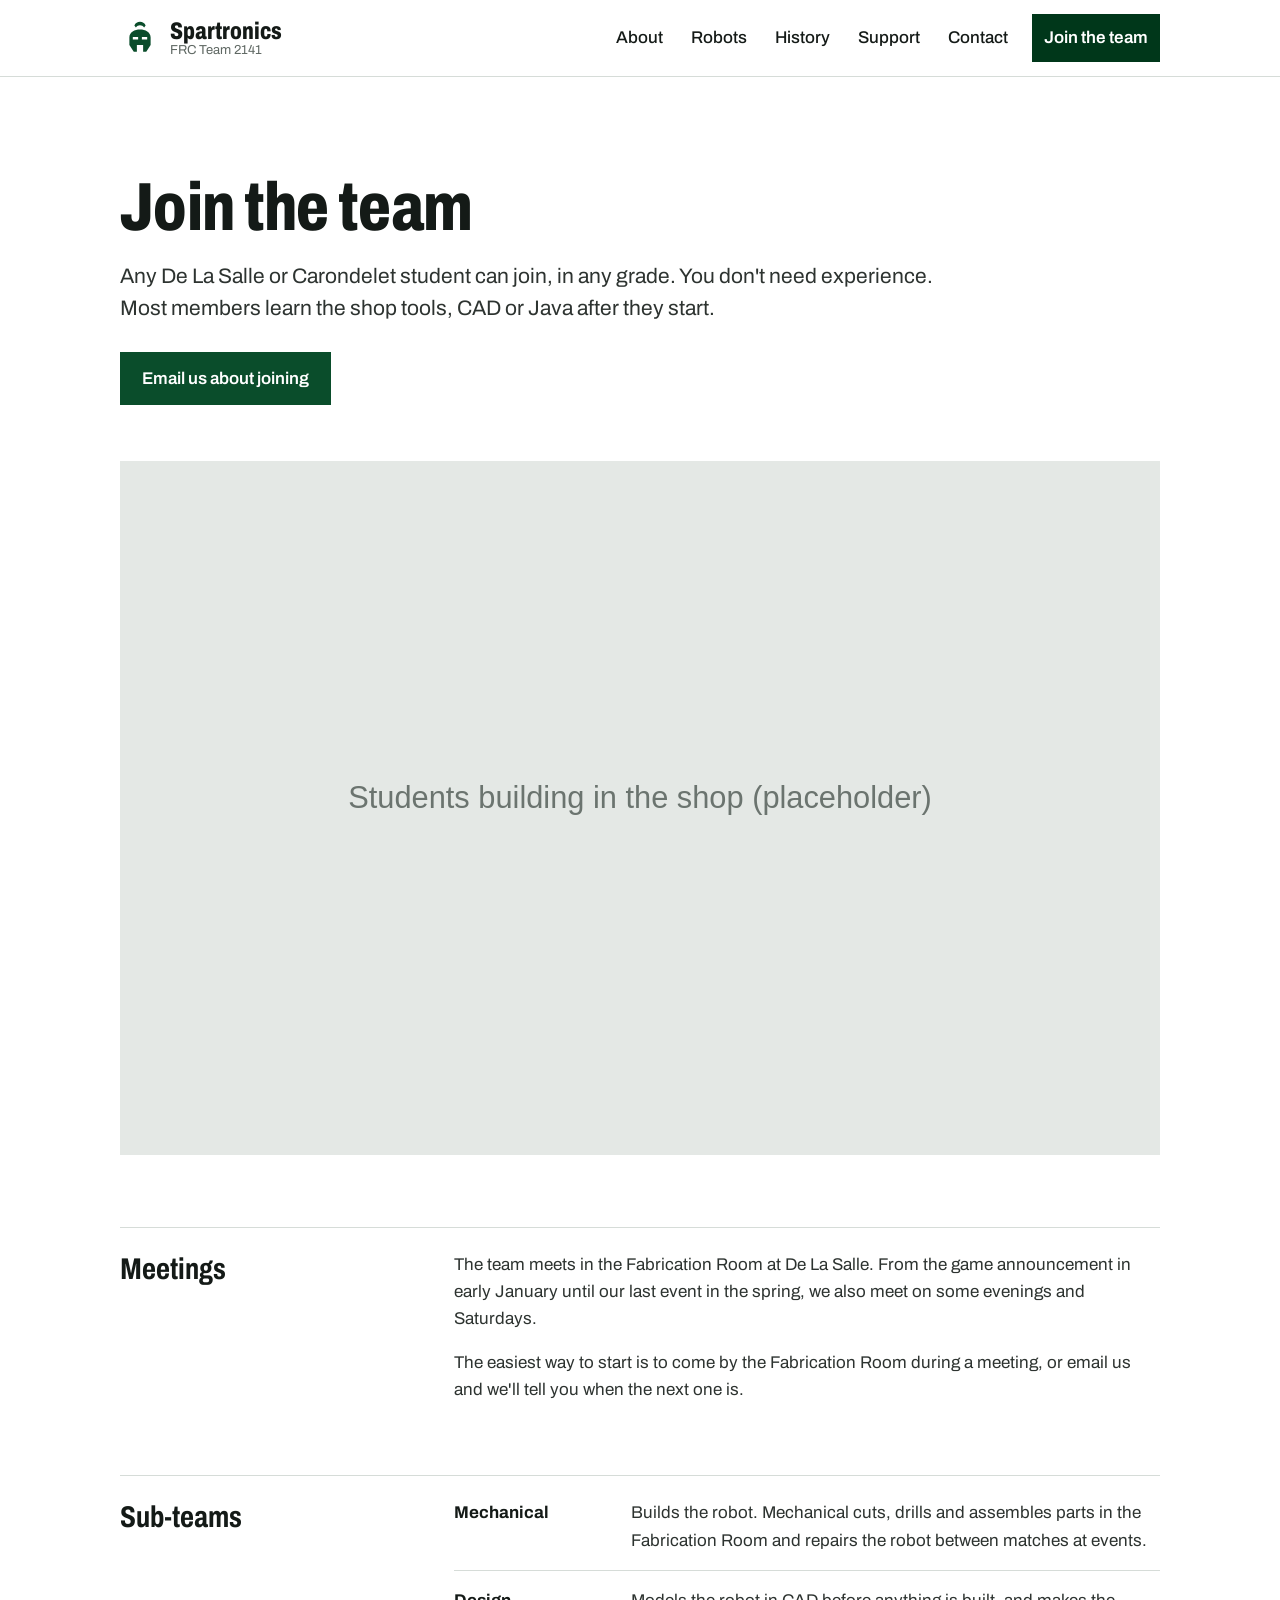
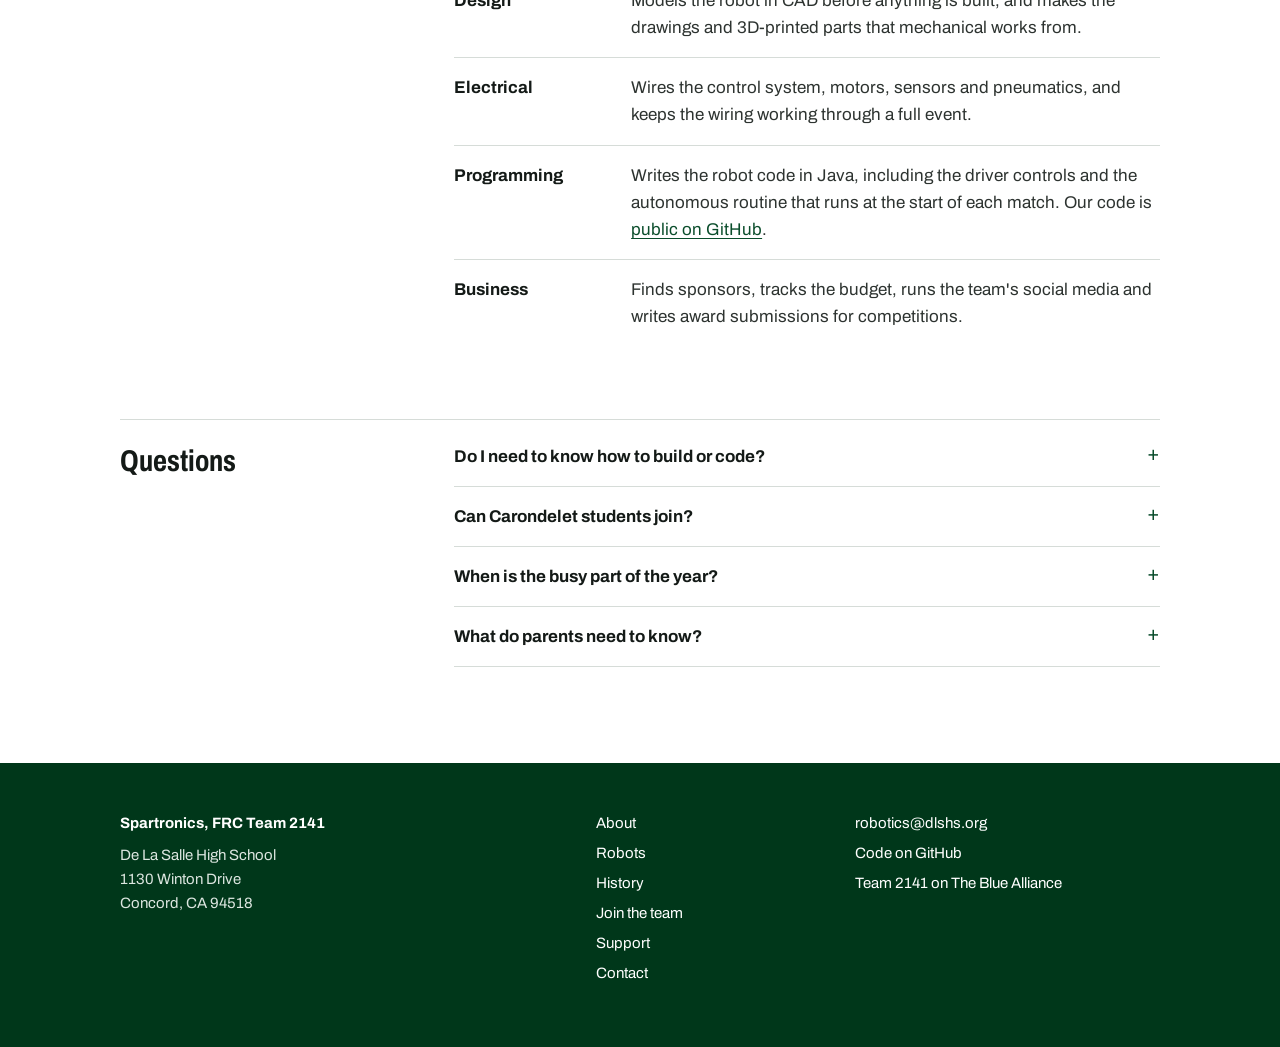
<file: join/index.html>
<!doctype html>
<html lang="en">
<head>
  <meta charset="utf-8">
  <meta name="viewport" content="width=device-width, initial-scale=1">
  <title>Join the team | Spartronics, FRC Team 2141</title>
  <meta name="description" content="How De La Salle and Carondelet students can join Spartronics, FRC Team 2141: meetings, the five sub-teams, and answers for students and parents.">
  <link rel="canonical" href="https://robotics-bice.vercel.app/join/">
  <meta property="og:type" content="website">
  <meta property="og:title" content="Join the team | Spartronics, FRC Team 2141">
  <meta property="og:description" content="How De La Salle and Carondelet students can join Spartronics, FRC Team 2141: meetings, the five sub-teams, and answers for students and parents.">
  <meta property="og:url" content="https://robotics-bice.vercel.app/join/">
  <meta property="og:image" content="https://robotics-bice.vercel.app/img/og.png">
  <meta name="twitter:card" content="summary_large_image">
  <meta name="theme-color" content="#0A4D2B">
  <link rel="icon" href="/favicon.svg" type="image/svg+xml">
  <link rel="icon" href="/favicon.png" sizes="32x32" type="image/png">
  <link rel="apple-touch-icon" href="/apple-touch-icon.png">
  <link rel="preconnect" href="https://fonts.googleapis.com">
  <link rel="preconnect" href="https://fonts.gstatic.com" crossorigin>
  <link rel="stylesheet" href="https://fonts.googleapis.com/css2?family=Archivo:wdth,wght@62..125,100..900&display=swap">
  <link rel="stylesheet" href="/styles.css">
</head>
<body>
<a class="skip" href="#main">Skip to content</a>
<header class="site-header">
  <div class="wrap header-inner">
    <a class="brand" href="/"><svg class="mark" viewBox="0 0 64 64" width="40" height="40" aria-hidden="true" focusable="false">
<path d="M23 12c3-8 15-8 18 0l-2.4 3.2c-3.4-4.6-9.8-4.6-13.2 0z" fill="currentColor"/>
<path d="M15 31c0-17 34-17 34 0v12l-7 11h-5V43h-10v11h-5l-7-11z" fill="currentColor"/>
<path d="M20.5 30.5h8.5v4h-8.5zM35 30.5h8.5v4H35z" fill="#fff"/></svg><span class="brand-text"><span class="brand-name">Spartronics</span><span class="brand-num">FRC Team 2141</span></span></a>
    <a class="header-join" href="/join/">Join</a>
    <nav aria-label="Main">
      <ul><li><a href="/about/">About</a></li><li><a href="/robots/">Robots</a></li><li><a href="/history/">History</a></li><li><a href="/support/">Support</a></li><li><a href="/contact/">Contact</a></li><li class="nav-join"><a href="/join/" aria-current="page">Join the team</a></li></ul>
    </nav>
  </div>
</header>
<main id="main">

<section class="wrap intro">
  <h1>Join the team</h1>
  <p class="lead">Any De La Salle or Carondelet student can join, in any grade. You don't need experience. Most members learn the shop tools, CAD or Java after they start.</p>
  <p class="actions"><a class="button" href="mailto:robotics@dlshs.org?subject=Joining%20Spartronics">Email us about joining</a></p>
</section>

<figure class="photo photo-inset"><img src="/img/join-shop.svg" width="1600" height="900" alt="Spartronics students assembling part of the robot" loading="lazy" decoding="async"></figure>

<section class="wrap split">
  <h2>Meetings</h2>
  <div class="prose">
    <p>The team meets in the Fabrication Room at De La Salle. <!-- TODO: add the regular meeting day and time, e.g. "Every Wednesday, 3:30 to 6:00 PM." --> From the game announcement in early January until our last event in the spring, we also meet on some evenings and Saturdays.</p>
    <p>The easiest way to start is to come by the Fabrication Room during a meeting, or email us and we'll tell you when the next one is.</p>
  </div>
</section>

<section class="wrap split" id="subteams">
  <h2>Sub-teams</h2>
  <dl class="subteams">
    <div><dt>Mechanical</dt><dd>Builds the robot. Mechanical cuts, drills and assembles parts in the Fabrication Room and repairs the robot between matches at events.</dd></div>
    <div><dt>Design</dt><dd>Models the robot in CAD before anything is built, and makes the drawings and 3D-printed parts that mechanical works from.</dd></div>
    <div><dt>Electrical</dt><dd>Wires the control system, motors, sensors and pneumatics, and keeps the wiring working through a full event.</dd></div>
    <div><dt>Programming</dt><dd>Writes the robot code in Java, including the driver controls and the autonomous routine that runs at the start of each match. Our code is <a href="/robots/#software">public on GitHub</a>.</dd></div>
    <div><dt>Business</dt><dd>Finds sponsors, tracks the budget, runs the team's social media and writes award submissions for competitions.</dd></div>
  </dl>
</section>

<section class="wrap split">
  <h2>Questions</h2>
  <div class="faq">
    <details>
      <summary>Do I need to know how to build or code?</summary>
      <p>No. New members learn from older students and mentors in the fall, before the game is announced.</p>
    </details>
    <details>
      <summary>Can Carondelet students join?</summary>
      <p>Yes. The team is open to students from both schools.</p>
    </details>
    <details>
      <summary>When is the busy part of the year?</summary>
      <p>From the game announcement in early January through our last event. In 2026 our events were in March and April. Expect more meetings during those months.</p>
    </details>
    <details>
      <summary>What do parents need to know?</summary>
      <p>Every student needs a <i>FIRST</i> consent and release form on file before competing. Events are weekend competitions in Northern California, usually Friday through Sunday. Parents who want to help with transport, food or the pit area are welcome.</p>
    </details>
  </div>
</section>

</main>
<footer class="site-footer">
  <div class="wrap footer-inner">
    <div class="footer-about">
      <p class="footer-name">Spartronics, FRC Team 2141</p>
      <p>De La Salle High School<br>1130 Winton Drive<br>Concord, CA 94518</p>
    </div>
    <ul class="footer-links">
      <li><a href="/about/">About</a></li>
      <li><a href="/robots/">Robots</a></li>
      <li><a href="/history/">History</a></li>
      <li><a href="/join/">Join the team</a></li>
      <li><a href="/support/">Support</a></li>
      <li><a href="/contact/">Contact</a></li>
    </ul>
    <ul class="footer-links">
      <li><a href="mailto:robotics@dlshs.org">robotics@dlshs.org</a></li>
      <li><a href="https://github.com/2141-Spartonics">Code on GitHub</a></li>
      <li><a href="https://www.thebluealliance.com/team/2141">Team 2141 on The Blue Alliance</a></li>
    </ul>
  </div>
  <!-- TODO: add the school's giving / tax statement here once confirmed. -->
</footer>
</body>
</html>
</file>
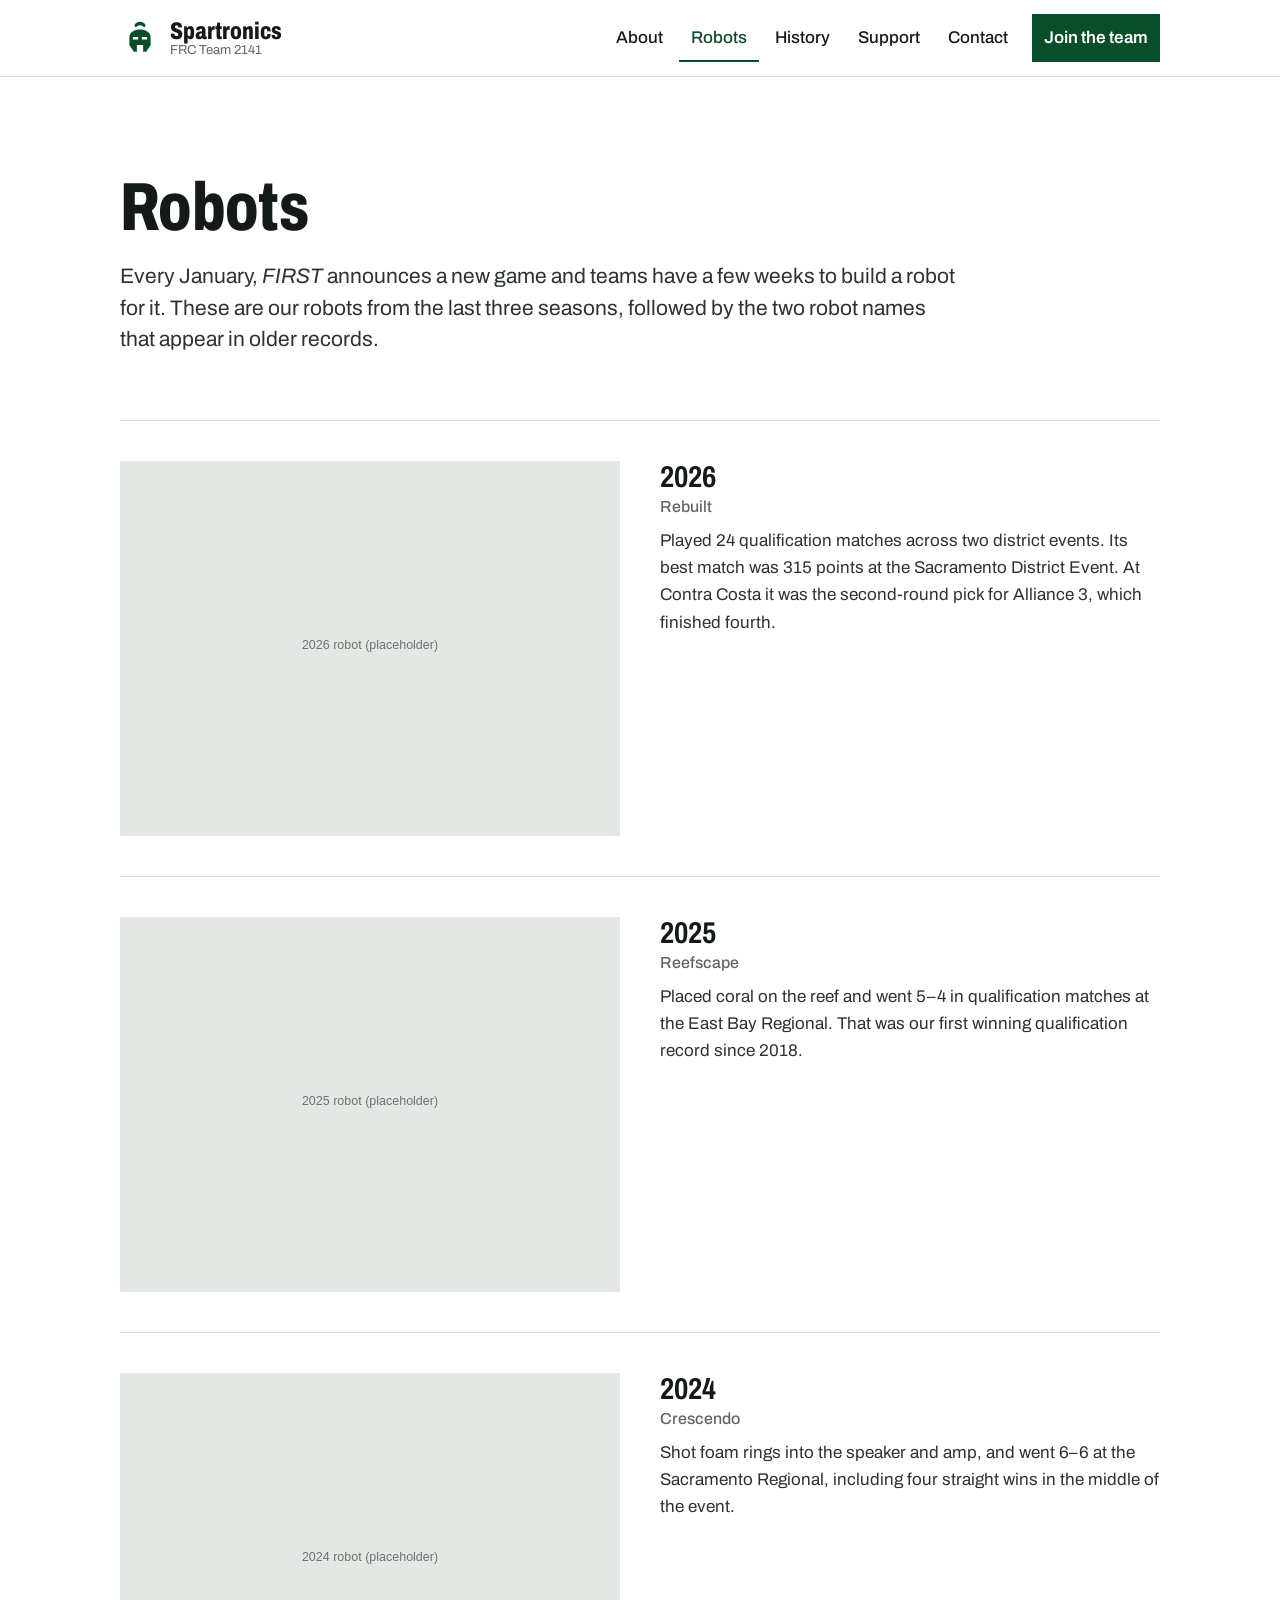
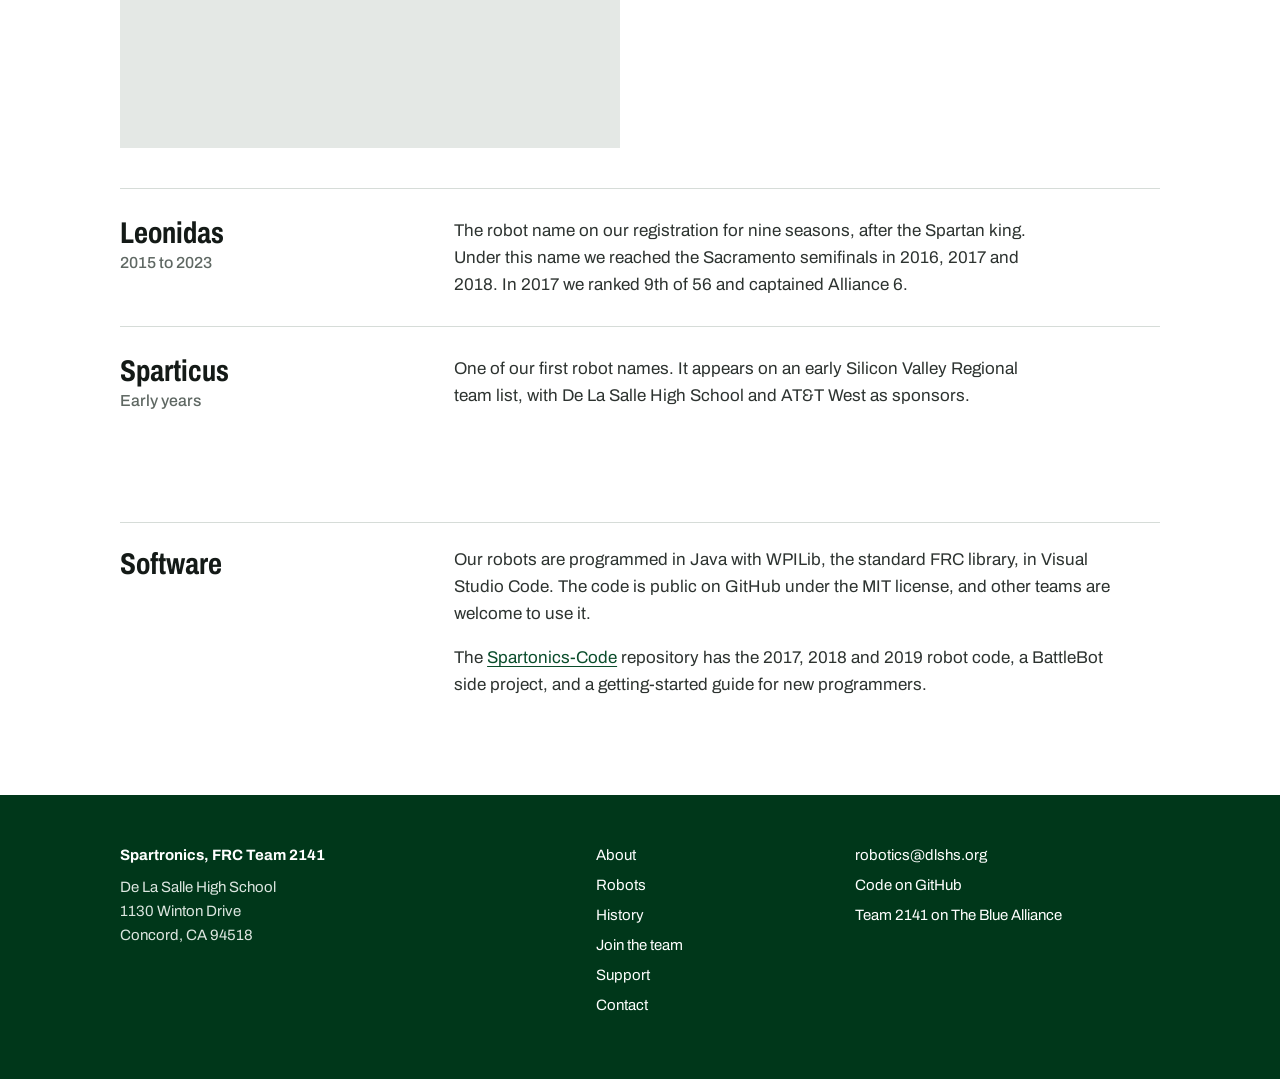
<file: robots/index.html>
<!doctype html>
<html lang="en">
<head>
  <meta charset="utf-8">
  <meta name="viewport" content="width=device-width, initial-scale=1">
  <title>Robots | Spartronics, FRC Team 2141</title>
  <meta name="description" content="The robots built by Spartronics, FRC Team 2141, from Sparticus and Leonidas to our 2026 district robot, plus our open-source Java code.">
  <link rel="canonical" href="https://robotics-bice.vercel.app/robots/">
  <meta property="og:type" content="website">
  <meta property="og:title" content="Robots | Spartronics, FRC Team 2141">
  <meta property="og:description" content="The robots built by Spartronics, FRC Team 2141, from Sparticus and Leonidas to our 2026 district robot, plus our open-source Java code.">
  <meta property="og:url" content="https://robotics-bice.vercel.app/robots/">
  <meta property="og:image" content="https://robotics-bice.vercel.app/img/og.png">
  <meta name="twitter:card" content="summary_large_image">
  <meta name="theme-color" content="#0A4D2B">
  <link rel="icon" href="/favicon.svg" type="image/svg+xml">
  <link rel="icon" href="/favicon.png" sizes="32x32" type="image/png">
  <link rel="apple-touch-icon" href="/apple-touch-icon.png">
  <link rel="preconnect" href="https://fonts.googleapis.com">
  <link rel="preconnect" href="https://fonts.gstatic.com" crossorigin>
  <link rel="stylesheet" href="https://fonts.googleapis.com/css2?family=Archivo:wdth,wght@62..125,100..900&display=swap">
  <link rel="stylesheet" href="/styles.css">
</head>
<body>
<a class="skip" href="#main">Skip to content</a>
<header class="site-header">
  <div class="wrap header-inner">
    <a class="brand" href="/"><svg class="mark" viewBox="0 0 64 64" width="40" height="40" aria-hidden="true" focusable="false">
<path d="M23 12c3-8 15-8 18 0l-2.4 3.2c-3.4-4.6-9.8-4.6-13.2 0z" fill="currentColor"/>
<path d="M15 31c0-17 34-17 34 0v12l-7 11h-5V43h-10v11h-5l-7-11z" fill="currentColor"/>
<path d="M20.5 30.5h8.5v4h-8.5zM35 30.5h8.5v4H35z" fill="#fff"/></svg><span class="brand-text"><span class="brand-name">Spartronics</span><span class="brand-num">FRC Team 2141</span></span></a>
    <a class="header-join" href="/join/">Join</a>
    <nav aria-label="Main">
      <ul><li><a href="/about/">About</a></li><li><a href="/robots/" aria-current="page">Robots</a></li><li><a href="/history/">History</a></li><li><a href="/support/">Support</a></li><li><a href="/contact/">Contact</a></li><li class="nav-join"><a href="/join/">Join the team</a></li></ul>
    </nav>
  </div>
</header>
<main id="main">

<section class="wrap intro">
  <h1>Robots</h1>
  <p class="lead">Every January, <i>FIRST</i> announces a new game and teams have a few weeks to build a robot for it. These are our robots from the last three seasons, followed by the two robot names that appear in older records.</p>
</section>

<section class="wrap robots">
  <article class="robot">
    <figure class="photo "><img src="/img/robot-2026.svg" width="1200" height="900" alt="The 2026 Spartronics robot" loading="lazy" decoding="async"></figure>
    <div>
      <h2>2026 <span class="game">Rebuilt</span></h2>
      <p>Played 24 qualification matches across two district events. Its best match was 315 points at the Sacramento District Event. At Contra Costa it was the second-round pick for Alliance 3, which finished fourth.</p>
    </div>
  </article>
  <article class="robot">
    <figure class="photo "><img src="/img/robot-2025.svg" width="1200" height="900" alt="The 2025 Spartronics robot" loading="lazy" decoding="async"></figure>
    <div>
      <h2>2025 <span class="game">Reefscape</span></h2>
      <p>Placed coral on the reef and went 5–4 in qualification matches at the East Bay Regional. That was our first winning qualification record since 2018.</p>
    </div>
  </article>
  <article class="robot">
    <figure class="photo "><img src="/img/robot-2024.svg" width="1200" height="900" alt="The 2024 Spartronics robot" loading="lazy" decoding="async"></figure>
    <div>
      <h2>2024 <span class="game">Crescendo</span></h2>
      <p>Shot foam rings into the speaker and amp, and went 6–6 at the Sacramento Regional, including four straight wins in the middle of the event.</p>
    </div>
  </article>
  <article class="robot robot-noimg">
    
    <div>
      <h2>Leonidas <span class="game">2015 to 2023</span></h2>
      <p>The robot name on our registration for nine seasons, after the Spartan king. Under this name we reached the Sacramento semifinals in 2016, 2017 and 2018. In 2017 we ranked 9th of 56 and captained Alliance 6.</p>
    </div>
  </article>
  <article class="robot robot-noimg">
    
    <div>
      <h2>Sparticus <span class="game">Early years</span></h2>
      <p>One of our first robot names. It appears on an early Silicon Valley Regional team list, with De La Salle High School and AT&amp;T West as sponsors.</p>
    </div>
  </article>
</section>

<section class="wrap split" id="software">
  <h2>Software</h2>
  <div class="prose">
    <p>Our robots are programmed in Java with WPILib, the standard FRC library, in Visual Studio Code. The code is public on GitHub under the MIT license, and other teams are welcome to use it.</p>
    <p>The <a href="https://github.com/2141-Spartonics/Spartonics-Code">Spartonics-Code</a> repository has the 2017, 2018 and 2019 robot code, a BattleBot side project, and a getting-started guide for new programmers.</p>
    <!-- TODO: link the current season's repository here. -->
  </div>
</section>

</main>
<footer class="site-footer">
  <div class="wrap footer-inner">
    <div class="footer-about">
      <p class="footer-name">Spartronics, FRC Team 2141</p>
      <p>De La Salle High School<br>1130 Winton Drive<br>Concord, CA 94518</p>
    </div>
    <ul class="footer-links">
      <li><a href="/about/">About</a></li>
      <li><a href="/robots/">Robots</a></li>
      <li><a href="/history/">History</a></li>
      <li><a href="/join/">Join the team</a></li>
      <li><a href="/support/">Support</a></li>
      <li><a href="/contact/">Contact</a></li>
    </ul>
    <ul class="footer-links">
      <li><a href="mailto:robotics@dlshs.org">robotics@dlshs.org</a></li>
      <li><a href="https://github.com/2141-Spartonics">Code on GitHub</a></li>
      <li><a href="https://www.thebluealliance.com/team/2141">Team 2141 on The Blue Alliance</a></li>
    </ul>
  </div>
  <!-- TODO: add the school's giving / tax statement here once confirmed. -->
</footer>
</body>
</html>
</file>
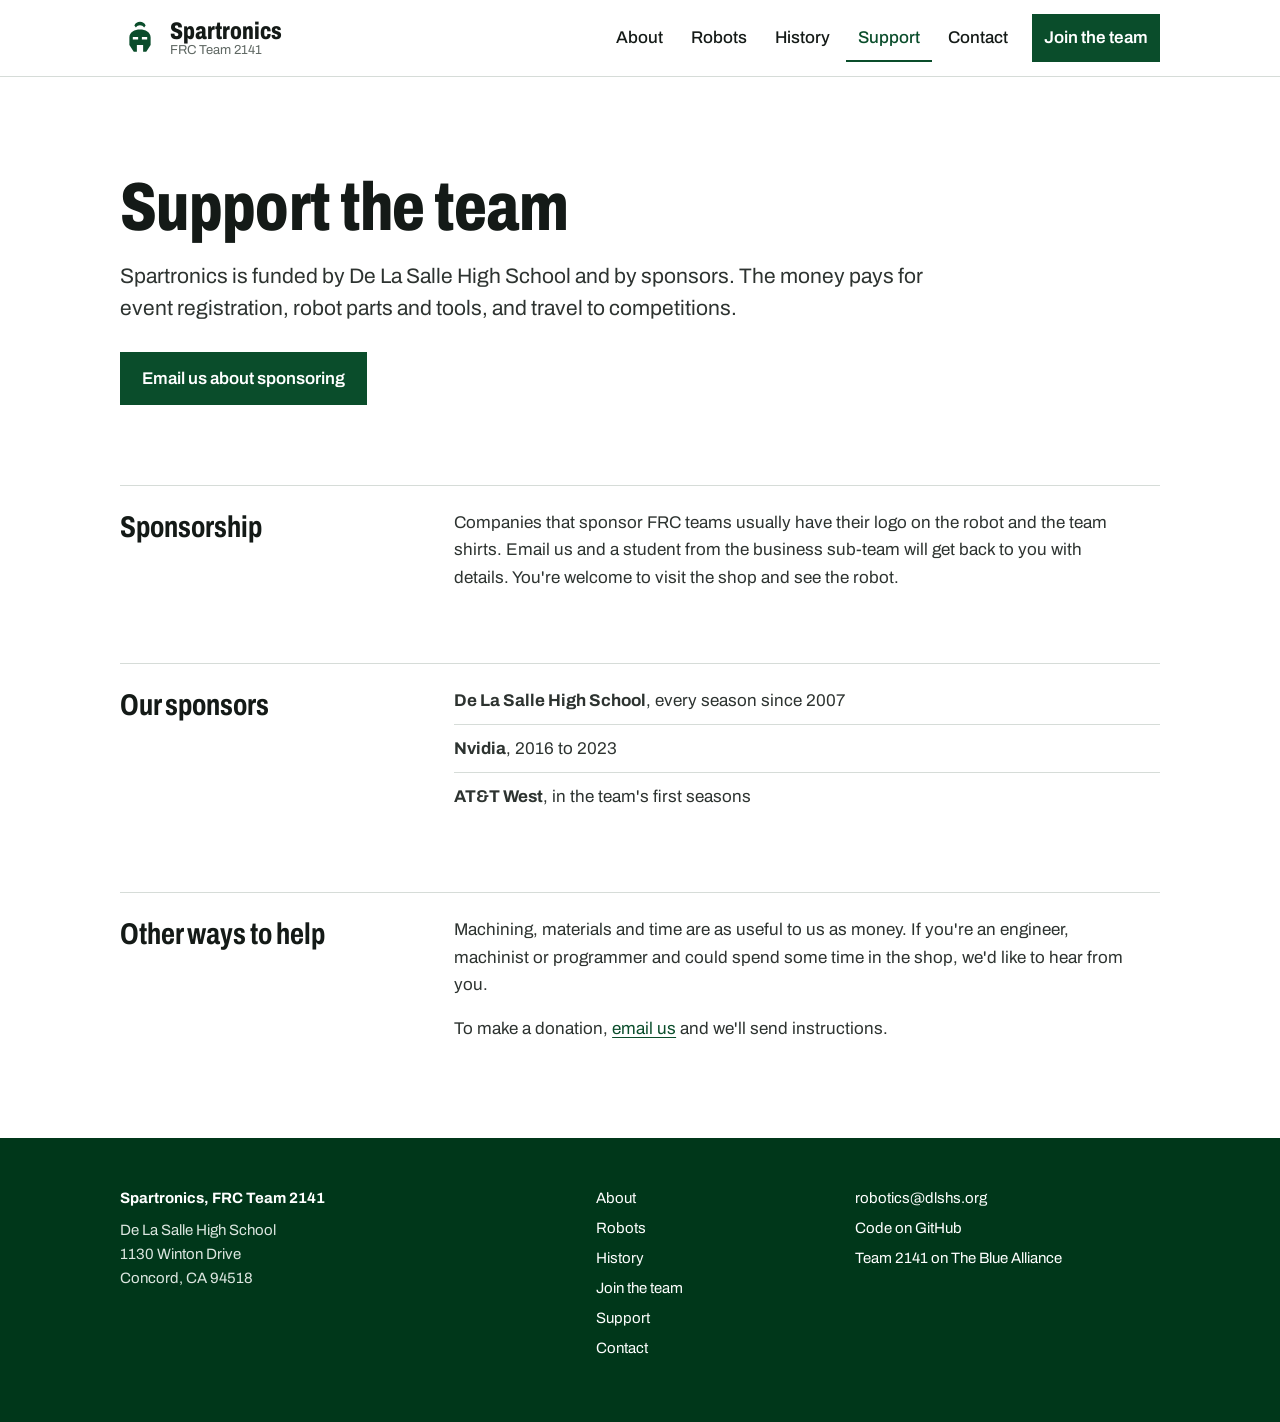
<file: support/index.html>
<!doctype html>
<html lang="en">
<head>
  <meta charset="utf-8">
  <meta name="viewport" content="width=device-width, initial-scale=1">
  <title>Support the team | Spartronics, FRC Team 2141</title>
  <meta name="description" content="How companies and families can sponsor or donate to Spartronics, FRC Team 2141 at De La Salle High School in Concord, CA.">
  <link rel="canonical" href="https://robotics-bice.vercel.app/support/">
  <meta property="og:type" content="website">
  <meta property="og:title" content="Support the team | Spartronics, FRC Team 2141">
  <meta property="og:description" content="How companies and families can sponsor or donate to Spartronics, FRC Team 2141 at De La Salle High School in Concord, CA.">
  <meta property="og:url" content="https://robotics-bice.vercel.app/support/">
  <meta property="og:image" content="https://robotics-bice.vercel.app/img/og.png">
  <meta name="twitter:card" content="summary_large_image">
  <meta name="theme-color" content="#0A4D2B">
  <link rel="icon" href="/favicon.svg" type="image/svg+xml">
  <link rel="icon" href="/favicon.png" sizes="32x32" type="image/png">
  <link rel="apple-touch-icon" href="/apple-touch-icon.png">
  <link rel="preconnect" href="https://fonts.googleapis.com">
  <link rel="preconnect" href="https://fonts.gstatic.com" crossorigin>
  <link rel="stylesheet" href="https://fonts.googleapis.com/css2?family=Archivo:wdth,wght@62..125,100..900&display=swap">
  <link rel="stylesheet" href="/styles.css">
</head>
<body>
<a class="skip" href="#main">Skip to content</a>
<header class="site-header">
  <div class="wrap header-inner">
    <a class="brand" href="/"><svg class="mark" viewBox="0 0 64 64" width="40" height="40" aria-hidden="true" focusable="false">
<path d="M23 12c3-8 15-8 18 0l-2.4 3.2c-3.4-4.6-9.8-4.6-13.2 0z" fill="currentColor"/>
<path d="M15 31c0-17 34-17 34 0v12l-7 11h-5V43h-10v11h-5l-7-11z" fill="currentColor"/>
<path d="M20.5 30.5h8.5v4h-8.5zM35 30.5h8.5v4H35z" fill="#fff"/></svg><span class="brand-text"><span class="brand-name">Spartronics</span><span class="brand-num">FRC Team 2141</span></span></a>
    <a class="header-join" href="/join/">Join</a>
    <nav aria-label="Main">
      <ul><li><a href="/about/">About</a></li><li><a href="/robots/">Robots</a></li><li><a href="/history/">History</a></li><li><a href="/support/" aria-current="page">Support</a></li><li><a href="/contact/">Contact</a></li><li class="nav-join"><a href="/join/">Join the team</a></li></ul>
    </nav>
  </div>
</header>
<main id="main">

<section class="wrap intro">
  <h1>Support the team</h1>
  <p class="lead">Spartronics is funded by De La Salle High School and by sponsors. The money pays for event registration, robot parts and tools, and travel to competitions.</p>
  <p class="actions"><a class="button" href="mailto:robotics@dlshs.org?subject=Sponsoring%20Spartronics">Email us about sponsoring</a></p>
</section>

<section class="wrap split">
  <h2>Sponsorship</h2>
  <div class="prose">
    <p>Companies that sponsor FRC teams usually have their logo on the robot and the team shirts. Email us and a student from the business sub-team will get back to you with details. You're welcome to visit the shop and see the robot.</p>
    <!-- TODO: link the sponsor packet PDF here once it exists. -->
  </div>
</section>

<section class="wrap split">
  <h2>Our sponsors</h2>
  <ul class="plain">
    <li><strong>De La Salle High School</strong>, every season since 2007</li>
    <li><strong>Nvidia</strong>, 2016 to 2023</li>
    <li><strong>AT&amp;T West</strong>, in the team's first seasons</li>
  </ul>
</section>

<section class="wrap split">
  <h2>Other ways to help</h2>
  <div class="prose">
    <p>Machining, materials and time are as useful to us as money. If you're an engineer, machinist or programmer and could spend some time in the shop, we'd like to hear from you.</p>
    <p>To make a donation, <a href="mailto:robotics@dlshs.org?subject=Donating%20to%20Spartronics">email us</a> and we'll send instructions.</p>
    <!-- TODO: add the donation link and the school's tax statement once confirmed. -->
  </div>
</section>

</main>
<footer class="site-footer">
  <div class="wrap footer-inner">
    <div class="footer-about">
      <p class="footer-name">Spartronics, FRC Team 2141</p>
      <p>De La Salle High School<br>1130 Winton Drive<br>Concord, CA 94518</p>
    </div>
    <ul class="footer-links">
      <li><a href="/about/">About</a></li>
      <li><a href="/robots/">Robots</a></li>
      <li><a href="/history/">History</a></li>
      <li><a href="/join/">Join the team</a></li>
      <li><a href="/support/">Support</a></li>
      <li><a href="/contact/">Contact</a></li>
    </ul>
    <ul class="footer-links">
      <li><a href="mailto:robotics@dlshs.org">robotics@dlshs.org</a></li>
      <li><a href="https://github.com/2141-Spartonics">Code on GitHub</a></li>
      <li><a href="https://www.thebluealliance.com/team/2141">Team 2141 on The Blue Alliance</a></li>
    </ul>
  </div>
  <!-- TODO: add the school's giving / tax statement here once confirmed. -->
</footer>
</body>
</html>
</file>
<file: styles.css>
/* Spartronics, FRC Team 2141
   One stylesheet. Square corners, hairline rules, one green, one heading style per level. */

:root {
  --green: #0A4D2B;
  --green-dark: #00371A;
  --ink: #141A17;
  --text: #2D3330;
  --muted: #5F6863;
  --line: #D6DCD8;
  --paper: #F3F5F3;

  --sans: "Archivo", "Helvetica Neue", Arial, sans-serif;
  --wrap: 1120px;
  --gap: clamp(20px, 4vw, 40px);
}

*, *::before, *::after { box-sizing: border-box; }

html { -webkit-text-size-adjust: 100%; }

body {
  margin: 0;
  font-family: var(--sans);
  font-size: 1.0625rem;
  line-height: 1.6;
  color: var(--text);
  background: #fff;
}

img { display: block; max-width: 100%; height: auto; }

a { color: var(--green); text-underline-offset: 0.15em; text-decoration-thickness: 1px; }
a:hover { color: var(--green-dark); text-decoration-thickness: 2px; }
:focus-visible { outline: 2px solid var(--green); outline-offset: 2px; }

h1, h2, h3 { color: var(--ink); margin: 0; }

h1 {
  font-stretch: 75%;
  font-weight: 800;
  font-size: clamp(2.5rem, 6vw, 4.25rem);
  line-height: 1;
  letter-spacing: -0.01em;
  max-width: 18ch;
}

h2 {
  font-stretch: 75%;
  font-weight: 700;
  font-size: 1.875rem;
  line-height: 1.1;
}

h3 {
  font-size: 1.0625rem;
  font-weight: 700;
  margin-top: 1.75em;
}
h3:first-child { margin-top: 0; }

p { margin: 0 0 1em; }
p:last-child { margin-bottom: 0; }

.wrap {
  width: 100%;
  max-width: var(--wrap);
  margin-inline: auto;
  padding-inline: var(--gap);
}

.skip {
  position: absolute;
  left: 8px;
  top: -48px;
  background: var(--green);
  color: #fff;
  padding: 8px 14px;
  z-index: 10;
}
.skip:focus { top: 8px; }

/* ---------- Header ---------- */

.site-header { border-bottom: 1px solid var(--line); }

.header-inner {
  display: flex;
  align-items: center;
  justify-content: space-between;
  gap: 24px;
  min-height: 76px;
}

.brand {
  display: flex;
  align-items: center;
  gap: 10px;
  color: var(--green);
  text-decoration: none;
  flex: none;
}
.brand-text { display: flex; flex-direction: column; line-height: 1.05; }
.brand-name { font-stretch: 75%; font-weight: 800; font-size: 1.5rem; color: var(--ink); }
.brand-num { font-size: 0.8125rem; color: var(--muted); }

.site-header nav ul {
  display: flex;
  align-items: center;
  gap: 4px;
  list-style: none;
  margin: 0;
  padding: 0;
}

.site-header nav a {
  display: block;
  padding: 10px 12px;
  color: var(--ink);
  text-decoration: none;
  font-weight: 500;
  white-space: nowrap;
}
.site-header nav a:hover { color: var(--green); }
.site-header nav a[aria-current="page"] { color: var(--green); box-shadow: inset 0 -2px 0 var(--green); }

.site-header .nav-join a {
  margin-left: 8px;
  background: var(--green);
  color: #fff;
  font-weight: 600;
}
.site-header .nav-join a:hover { background: var(--green-dark); color: #fff; }
.site-header .nav-join a[aria-current="page"] { box-shadow: none; background: var(--green-dark); color: #fff; }

.header-join { display: none; }

@media (max-width: 860px) {
  .header-inner { flex-wrap: wrap; gap: 0; padding-top: 14px; }
  .header-join {
    display: block;
    padding: 9px 16px;
    background: var(--green);
    color: #fff;
    font-weight: 600;
    text-decoration: none;
  }
  .header-join:hover { background: var(--green-dark); color: #fff; }
  .site-header nav { flex-basis: 100%; margin-inline: calc(var(--gap) * -1); }
  .site-header nav ul {
    justify-content: space-between;
    overflow-x: auto;
    padding: 6px var(--gap) 6px;
    scrollbar-width: none;
  }
  .site-header nav ul::-webkit-scrollbar { display: none; }
  .site-header nav a { padding: 10px 4px; }
  .site-header .nav-join { display: none; }
}

/* ---------- Page structure ---------- */

main { padding-bottom: 96px; }

.intro { padding-top: clamp(48px, 8vw, 96px); padding-bottom: 8px; }

.lead {
  font-size: clamp(1.125rem, 2vw, 1.3125rem);
  line-height: 1.5;
  max-width: 40em;
  margin-top: 20px;
  color: var(--text);
}

.actions {
  display: flex;
  flex-wrap: wrap;
  align-items: center;
  gap: 12px 24px;
  margin-top: 28px;
}

.button {
  display: inline-block;
  padding: 13px 22px;
  background: var(--green);
  color: #fff;
  font-weight: 600;
  text-decoration: none;
}
.button:hover { background: var(--green-dark); color: #fff; }

/* Heading on the left, content on the right */
.split {
  display: grid;
  grid-template-columns: minmax(180px, 1fr) 2.4fr;
  gap: 16px var(--gap);
  margin-top: 72px;
  padding-top: 24px;
  /* hairline across the text column only, not the side padding */
  background: linear-gradient(var(--line), var(--line)) center top / calc(100% - 2 * var(--gap)) 1px no-repeat;
}
.split > h2 { padding-top: 2px; }

@media (max-width: 760px) {
  .split { grid-template-columns: 1fr; margin-top: 56px; }
}

.prose { max-width: 40em; }

/* Full-width section with the same top rule as .split */
.block {
  margin-top: 72px;
  padding-top: 24px;
  background: linear-gradient(var(--line), var(--line)) center top / calc(100% - 2 * var(--gap)) 1px no-repeat;
}

/* ---------- Photos ---------- */

.photo { margin: 48px 0 0; }
.photo img { width: 100%; background: var(--paper); }

.photo-wide img { aspect-ratio: 12 / 5; object-fit: cover; }
@media (max-width: 760px) { .photo-wide img { aspect-ratio: 4 / 3; } }

.photo-inset {
  max-width: var(--wrap);
  margin-inline: auto;
  padding-inline: var(--gap);
}
.photo-inset img { aspect-ratio: 3 / 2; object-fit: cover; }

/* ---------- Home index list ---------- */

.index { list-style: none; margin: 0; padding: 0; }
.index li { padding: 18px 0; border-bottom: 1px solid var(--line); }
.index li:first-child { padding-top: 0; }
.index li:last-child { border-bottom: 0; }
.index a { font-size: 1.25rem; font-weight: 700; }
.index p { margin-top: 4px; color: var(--muted); }

/* ---------- Robots ---------- */

.robots { margin-top: 56px; }

.robot {
  display: grid;
  grid-template-columns: 1fr 1fr;
  gap: var(--gap);
  align-items: start;
  padding: 40px 0;
  border-top: 1px solid var(--line);
}
.robot .photo { margin: 0; }
.robot .photo img { aspect-ratio: 4 / 3; object-fit: cover; }
.robot h2 { margin-bottom: 12px; }
.robot .game { display: block; font-stretch: 100%; font-weight: 500; font-size: 1rem; color: var(--muted); margin-top: 4px; }
.robot p { max-width: 34em; }

.robot-noimg { grid-template-columns: 1fr; padding: 28px 0; }
.robot-noimg > div { display: grid; grid-template-columns: minmax(180px, 1fr) 2.4fr; gap: 16px var(--gap); }

@media (max-width: 760px) {
  .robot, .robot-noimg > div { grid-template-columns: 1fr; }
}

/* ---------- History ---------- */

.eras h3 { color: var(--green); }

.seasons {
  width: 100%;
  margin-top: 24px;
  border-collapse: collapse;
  font-size: 0.9688rem;
  font-variant-numeric: tabular-nums;
}
.seasons th, .seasons td {
  text-align: left;
  vertical-align: top;
  padding: 12px 16px 12px 0;
  border-bottom: 1px solid var(--line);
}
.seasons thead th { font-weight: 600; color: var(--muted); border-bottom-color: var(--ink); }
.seasons tbody th { font-weight: 700; color: var(--ink); width: 4.5em; }
.seasons .t-game { color: var(--muted); width: 11em; }

@media (max-width: 640px) {
  .seasons thead { display: none; }
  .seasons tr { display: block; padding: 14px 0; border-bottom: 1px solid var(--line); }
  .seasons th, .seasons td { display: block; padding: 0; border: 0; width: auto !important; }
  .seasons tbody th { display: inline; margin-right: 8px; }
  .seasons .t-game { display: inline; }
  .seasons td:nth-child(3) { margin-top: 4px; }
  .seasons td:empty { display: none; }
}

.note { margin-top: 20px; font-size: 0.9375rem; color: var(--muted); max-width: 46em; }

/* ---------- Lists ---------- */

.subteams, .details { margin: 0; }
.subteams > div, .details > div {
  display: grid;
  grid-template-columns: 9em 1fr;
  gap: 4px 24px;
  padding: 16px 0;
  border-bottom: 1px solid var(--line);
}
.subteams > div:first-child, .details > div:first-child { padding-top: 0; }
.subteams dt, .details dt { font-weight: 700; color: var(--ink); }
.subteams dd, .details dd { margin: 0; }
@media (max-width: 520px) {
  .subteams > div, .details > div { grid-template-columns: 1fr; }
}

.plain { list-style: none; margin: 0; padding: 0; }
.plain li { padding: 10px 0; border-bottom: 1px solid var(--line); }
.plain li:first-child { padding-top: 0; }
.plain li:last-child, .subteams > div:last-child, .details > div:last-child { border-bottom: 0; }

/* ---------- FAQ ---------- */

.faq details { border-bottom: 1px solid var(--line); }
.faq details:first-child summary { padding-top: 0; }
.faq summary {
  display: flex;
  justify-content: space-between;
  gap: 16px;
  padding: 16px 0;
  font-weight: 700;
  color: var(--ink);
  cursor: pointer;
  list-style: none;
}
.faq summary::-webkit-details-marker { display: none; }
.faq summary::after { content: "+"; font-weight: 400; color: var(--green); font-size: 1.25rem; line-height: 1; }
.faq details[open] summary::after { content: "\2212"; }
.faq details p { padding-bottom: 18px; max-width: 38em; }

/* ---------- Footer ---------- */

.site-footer {
  background: var(--green-dark);
  color: #DCE6E0;
  font-size: 0.9375rem;
}
.site-footer a { color: #fff; text-decoration: none; }
.site-footer a:hover { text-decoration: underline; }

.footer-inner {
  display: grid;
  grid-template-columns: 2fr 1fr 1.4fr;
  gap: 32px var(--gap);
  padding-block: 48px 56px;
}
.footer-name { color: #fff; font-weight: 700; margin-bottom: 8px; }
.footer-links { list-style: none; margin: 0; padding: 0; }
.footer-links li { margin-bottom: 6px; }

@media (max-width: 760px) {
  .footer-inner { grid-template-columns: 1fr; }
}
</file>
